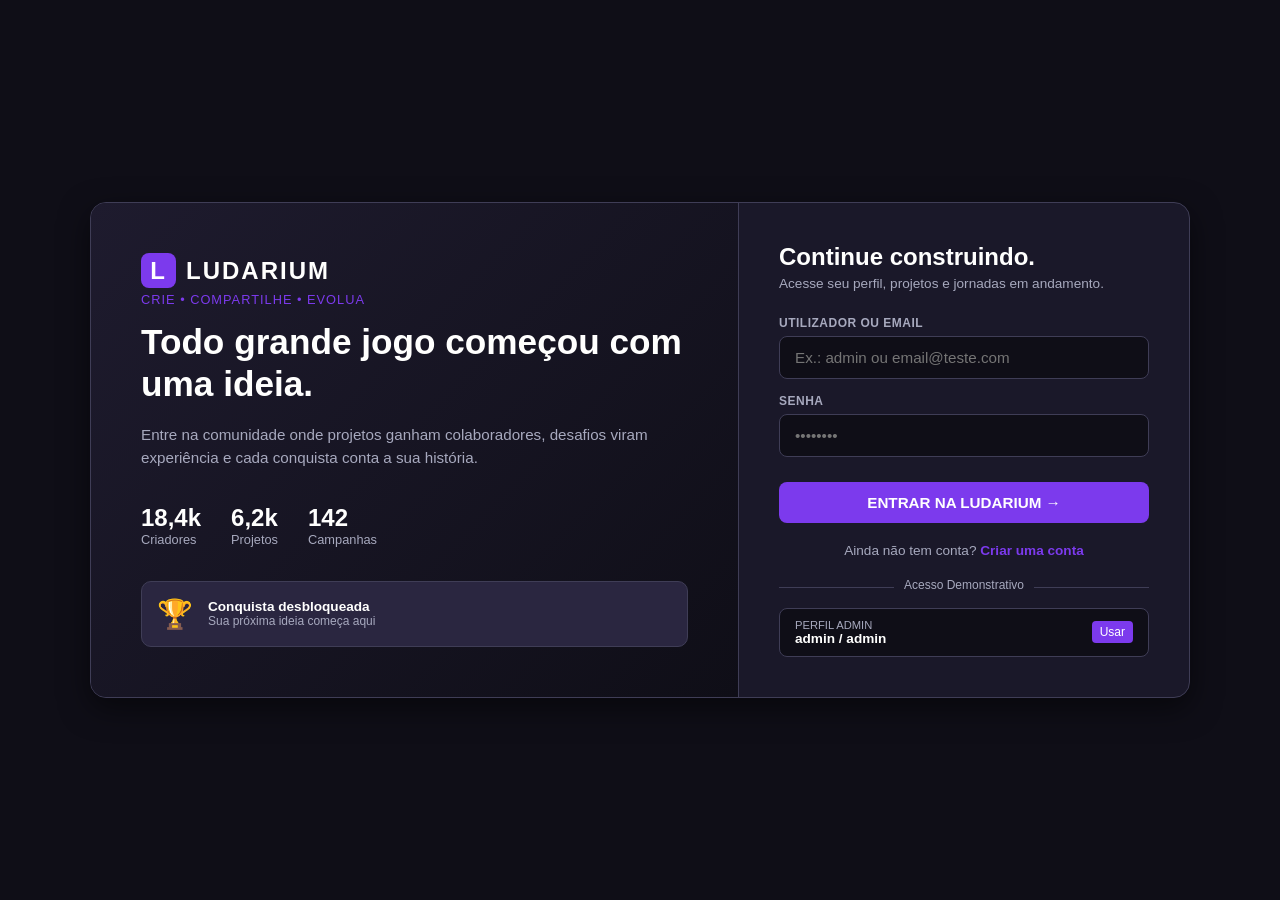
<file: services/index.html>
<!DOCTYPE html>
<html lang="pt">
<head>
    <meta charset="UTF-8">
    <meta name="viewport" content="width=device-width, initial-scale=1.0">
    <title>Ludarium - Plataforma de Jogos Independentes</title>
    <!-- Importação da folha de estilos separada -->
    <link rel="stylesheet" href="style.css">
</head>
<body onload="verificarSessao()">

    <!-- ==========================================================================
        1. ECRÃ DE LOGIN / REGISTO
        ========================================================================== -->
    <div id="loginScreen">
        <div class="login-container">
            <div class="login-hero">
                <div class="brand-header">
                    <span>L</span>
                    LUDARIUM
                </div>
                <div class="login-tags-top">CRIE • COMPARTILHE • EVOLUA</div>
                <h1>Todo grande jogo começou com uma ideia.</h1>
                <p>Entre na comunidade onde projetos ganham colaboradores, desafios viram experiência e cada conquista conta a sua história.</p>
                
                <!-- Estatísticas da plataforma -->
                <div class="hero-stats">
                    <div class="stat-item">
                        <div class="stat-number">18,4k</div>
                        <div class="stat-label">Criadores</div>
                    </div>
                    <div class="stat-item">
                        <div class="stat-number">6,2k</div>
                        <div class="stat-label">Projetos</div>
                    </div>
                    <div class="stat-item">
                        <div class="stat-number">142</div>
                        <div class="stat-label">Campanhas</div>
                    </div>
                </div>

                <!-- Cartão de Conquista -->
                <div class="conquista-card">
                    <div class="conquista-icon">🏆</div>
                    <div class="conquista-text">
                        <div class="conquista-title">Conquista desbloqueada</div>
                        <div class="conquista-desc">Sua próxima ideia começa aqui</div>
                    </div>
                </div>
            </div>

            <!-- Formulário Dinâmico de Login / Registo à Direita -->
            <div class="login-card">
                <h3 id="formTitle">Continue construindo.</h3>
                <p class="subtitle" id="formSubtitle">Acesse seu perfil, projetos e jornadas em andamento.</p>
                
                <!-- Formulário unificado -->
                <div id="authFormContainer">
                    <!-- Campo extra de Nome de Utilizador (visível apenas no registo) -->
                    <div id="usernameFieldContainer" style="display: none;">
                        <label>NOME DE UTILIZADOR</label>
                        <input type="text" id="regUsername" placeholder="Ex.: dev_indie">
                    </div>

                    <label id="labelUserEmail">UTILIZADOR OU EMAIL</label>
                    <input type="text" id="loginUser" placeholder="Ex.: admin ou email@teste.com">
                    
                    <label>SENHA</label>
                    <input type="password" id="loginPass" placeholder="••••••••">
                    
                    <!-- Área para sugestões caso o utilizador já exista -->
                    <div id="suggestionsBox" class="suggestions-box" style="display: none;">
                        <p class="suggestions-title">⚠️ Este utilizador já existe. Sugestões disponíveis:</p>
                        <div id="suggestionsList" class="suggestions-list"></div>
                    </div>

                    <!-- Botão principal que muda dinamicamente de função -->
                    <button class="btn-primary" id="authBtnAction" onclick="executarAcaoAuth()">ENTRAR NA LUDARIUM →</button>
                </div>

                <!-- Alternador entre Entrar e Criar Conta -->
                <div class="auth-toggle-box">
                    <span id="toggleText">Ainda não tem conta?</span>
                    <a href="#" id="toggleLink" onclick="alternarModoAuth(event)">Criar uma conta</a>
                </div>

                <div class="demo-divider"><span>Acesso Demonstrativo</span></div>

                <div class="demo-profile-box">
                    <div>
                        <div style="font-size: 0.7rem; color: var(--text-muted);">PERFIL ADMIN</div>
                        <div class="profile-name">admin / admin</div>
                    </div>
                    <button onclick="preencherAdminDemo()" style="background: var(--accent); border: none; color: #fff; padding: 4px 8px; border-radius: 4px; font-size: 0.75rem; cursor: pointer;">Usar</button>
                </div>
            </div>
        </div>
    </div>

    <!-- ==========================================================================
        2. ECRÃ HOME / DASHBOARD
        ========================================================================== -->
    <div id="homeScreen" style="display: none;">
        <nav class="navbar">
            <div class="nav-brand">
                <span>L</span> LUDARIUM
            </div>
            <div class="nav-links">
                <a href="#" class="active">Explorar</a>
                <a href="#">Comunidade</a>
                <a href="#">Campanhas</a>
            </div>
            <div class="nav-actions">
    <!-- Bloco do Perfil do Utilizador (Avatar + Username) -->
    <div id="navUserProfile" style="display: flex; align-items: center; gap: 10px; margin-right: 15px; background: rgba(124, 58, 237, 0.1); border: 1px solid rgba(124, 58, 237, 0.3); padding: 5px 12px; border-radius: 20px;">
        <div id="navUserAvatar" style="width: 32px; height: 32px; border-radius: 50%; background: #7c3aed; color: #fff; display: flex; align-items: center; justify-content: center; font-weight: bold; font-size: 0.9rem; overflow: hidden;">
            <!-- Inicial ou foto de perfil -->
        </div>
        <span id="navUsername" style="color: #d8b4fe; font-weight: 500; font-size: 0.95rem;"></span>
    </div>

    <button class="btn-novo-projeto" onclick="abrirModalProjeto()">
        <span>+</span> Novo projeto
    </button>
    <button class="btn-logout" onclick="fazerLogout()">Sair</button>
</div>
        </nav>

        <div class="main-content">
            <!-- PAINEL DE PESQUISA DE UTILIZADORES (Exclusivo para Administradores) -->
            <div id="adminSearchBox" style="display: none; background: #1a1829; border: 1px solid #7c3aed; padding: 20px; border-radius: 12px; margin-bottom: 25px;">
                <h3 style="margin-top: 0; color: #d8b4fe; font-size: 1rem; margin-bottom: 12px;">🔍 Painel de Moderação: Buscar Utilizador</h3>
                <div style="display: flex; gap: 10px;">
                    <input type="text" id="adminSearchInput" placeholder="Digite o username ou email do utilizador..." style="flex: 1; padding: 10px; background: #0f0e17; border: 1px solid #3f3d56; color: #fff; border-radius: 6px; outline: none;">
                    <button onclick="pesquisarUtilizadorAdmin()" style="background: #7c3aed; color: #fff; border: none; padding: 10px 20px; border-radius: 6px; cursor: pointer; font-weight: bold;">Pesquisar</button>
                </div>
                <div id="adminSearchResult" style="margin-top: 15px; font-size: 0.9rem; color: #fff;"></div>
            </div>

            <!-- CAIXA DE MENSAGENS PRIVADAS DA ADMINISTRAÇÃO -->
            <div id="userMessagesBox" style="background: #1e1b2e; border: 1px solid #4c1d95; padding: 15px 20px; border-radius: 8px; margin-bottom: 25px; color: #fff;">
                <h4 style="margin-top: 0; color: #d8b4fe; font-size: 0.95rem;">📬 Avisos e Mensagens Privadas da Administração</h4>
                <div id="myMessagesList" style="font-size: 0.9rem; color: #e5e7eb;">
                    <span style="color: #9ca3af;">A carregar mensagens...</span>
                </div>
            </div>

            <h2 class="section-title">Projetos em alta</h2>
            
            <!-- Grelha onde os projetos da Base de Dados serão renderizados -->
            <div id="projectsGrid" class="projects-grid">
                <!-- Conteúdo carregado dinamicamente via JavaScript -->
            </div>

            <!-- Sandbox para executar o jogo em iframe com controlos flutuantes -->
            <div id="sandboxContainer">
                <div class="sandbox-wrapper" id="sandboxWrapper">
                    <iframe id="gameIframe" src=""></iframe>
                    
                    <!-- Controlos flutuantes -->
                    <div class="sandbox-controls">
                        <div class="sandbox-top-bar">
                            <div class="sandbox-title" id="gameTitleActive">Executando Jogo</div>
                            <div class="sandbox-window-btns">
                                <button class="win-btn" onclick="minimizarSandbox()" title="Minimizar">🗕</button>
                                <button class="win-btn" onclick="expandirSandbox()" title="Expandir (Ecrã Inteiro)">🗖</button>
                                <button class="win-btn" onclick="fecharSandbox()" title="Fechar">✕</button>
                            </div>
                        </div>

                        <!-- Controlo de volume -->
                        <div class="sandbox-footer-bar">
                            <div class="volume-control-wrapper">
                                <span class="volume-icon" id="volIcon" onclick="mutarAudio()">🔊</span>
                                <input type="range" min="0" max="1" step="0.05" value="1" class="volume-slider" id="volSlider" oninput="ajustarVolume(this.value)">
                            </div>
                        </div>
                    </div>
                </div>
            </div>
        </div>
    </div>

    <!-- ==========================================================================
        3. MODAL DE NOVO PROJETO
        ========================================================================== -->
    <div id="modalProjeto" class="modal-overlay">
        <div class="modal-content">
            <div class="modal-header">
                <div>
                    <span class="modal-tag">NOVO PROJETO</span>
                    <h2>Compartilhe o que você está criando</h2>
                </div>
                <button class="close-modal-btn" onclick="fecharModalProjeto()">&times;</button>
            </div>

            <form id="projectForm" onsubmit="enviarNovoProjeto(event)">
                <label>Nome do projeto *</label>
                <input type="text" id="projTitle" placeholder="Ex.: Tiny Alchemist" required>

                <label>Descrição curta *</label>
                <textarea id="projDesc" rows="3" placeholder="Conte em poucas linhas o que torna sua ideia especial." required></textarea>

                <div class="form-grid-2">
                    <div>
                        <label>Ficheiro .ZIP do Jogo (Build Web) *</label>
                        <input type="file" id="projZip" accept=".zip" required>
                    </div>
                    <div>
                        <label>Banner / Imagem de Capa (Poster)</label>
                        <input type="file" id="projPoster" accept="image/*">
                    </div>
                </div>

                <div class="form-grid-2" style="margin-top: 10px;">
                    <div>
                        <label>Tags (separadas por vírgula)</label>
                        <input type="text" id="projTags" value="unity, 2d, indie">
                    </div>
                    <div>
                        <label>Progresso (%)</label>
                        <input type="number" id="projProgress" value="80" min="0" max="100">
                    </div>
                </div>

                <div class="checkbox-wrapper">
                    <input type="checkbox" id="projExecutavel" value="1" checked>
                    <label for="projExecutavel" style="margin-top: 0; cursor: pointer;">Pode ser executado no navegador (gerar build em sandbox)</label>
                </div>

                <button type="submit" class="btn-primary">Enviar para análise e publicação</button>
            </form>
        </div>
    </div>

    <!-- ==========================================================================
        4. MODAL DE EDITAR PROJETO
        ========================================================================== -->
    <div id="modalEditarProjeto" class="modal-overlay">
        <div class="modal-content">
            <div class="modal-header">
                <div>
                    <span class="modal-tag">EDITAR PROJETO</span>
                    <h2>Atualize as informações do seu jogo</h2>
                </div>
                <button class="close-modal-btn" onclick="fecharModalEditar()">&times;</button>
            </div>

            <form id="editProjectForm" onsubmit="salvarEdicaoProjeto(event)">
                <input type="hidden" id="editProjId">

                <label>Nome do projeto *</label>
                <input type="text" id="editProjTitle" required>

                <label>Descrição curta *</label>
                <textarea id="editProjDesc" rows="3" required></textarea>

                <div class="form-grid-2">
                    <div>
                        <label>Tags (separadas por vírgula)</label>
                        <input type="text" id="editProjTags">
                    </div>
                    <div>
                        <label>Progresso (%)</label>
                        <input type="number" id="editProjProgress" min="0" max="100">
                    </div>
                </div>

                <button type="submit" class="btn-primary">Guardar Alterações</button>
            </form>
        </div>
    </div>

    <!-- ==========================================================================
        5. MODAL DE ENVIO DE MENSAGEM DO ADMIN
        ========================================================================== -->
    <div id="adminMessageModal" class="modal-overlay" style="display: none; align-items: center; justify-content: center;">
        <div class="modal-content" style="max-width: 450px;">
            <div class="modal-header">
                <div>
                    <span class="modal-tag">MODERAÇÃO ADMIN</span>
                    <h2>Enviar Mensagem Privada</h2>
                </div>
                <button class="close-modal-btn" onclick="closeAdminMessageModal()">&times;</button>
            </div>
            <p style="font-size: 0.9rem; color: #aaa; margin-bottom: 15px;">Destinatário: <strong id="modalRecipientUser" style="color: #a855f7;"></strong></p>
            <textarea id="adminMessageText" rows="4" placeholder="Escreva a mensagem de aviso ou feedback..." style="width: 100%; margin-bottom: 15px; padding: 10px; background: #1e1b2e; border: 1px solid #4c1d95; color: #fff; border-radius: 6px; resize: none;"></textarea>
            <div style="display: flex; gap: 10px; justify-content: flex-end;">
                <button type="button" onclick="closeAdminMessageModal()" style="background: #4b5563; color: #fff; border: none; padding: 8px 16px; border-radius: 6px; cursor: pointer;">Cancelar</button>
                <button type="button" onclick="submitAdminMessage()" style="background: #7c3aed; color: #fff; border: none; padding: 8px 16px; border-radius: 6px; cursor: pointer; font-weight: bold;">Enviar Mensagem</button>
            </div>
        </div>
    </div>

    <!-- Importação do script JavaScript separado -->
    <script src="script.js"></script>
</body>
</html>
</file>
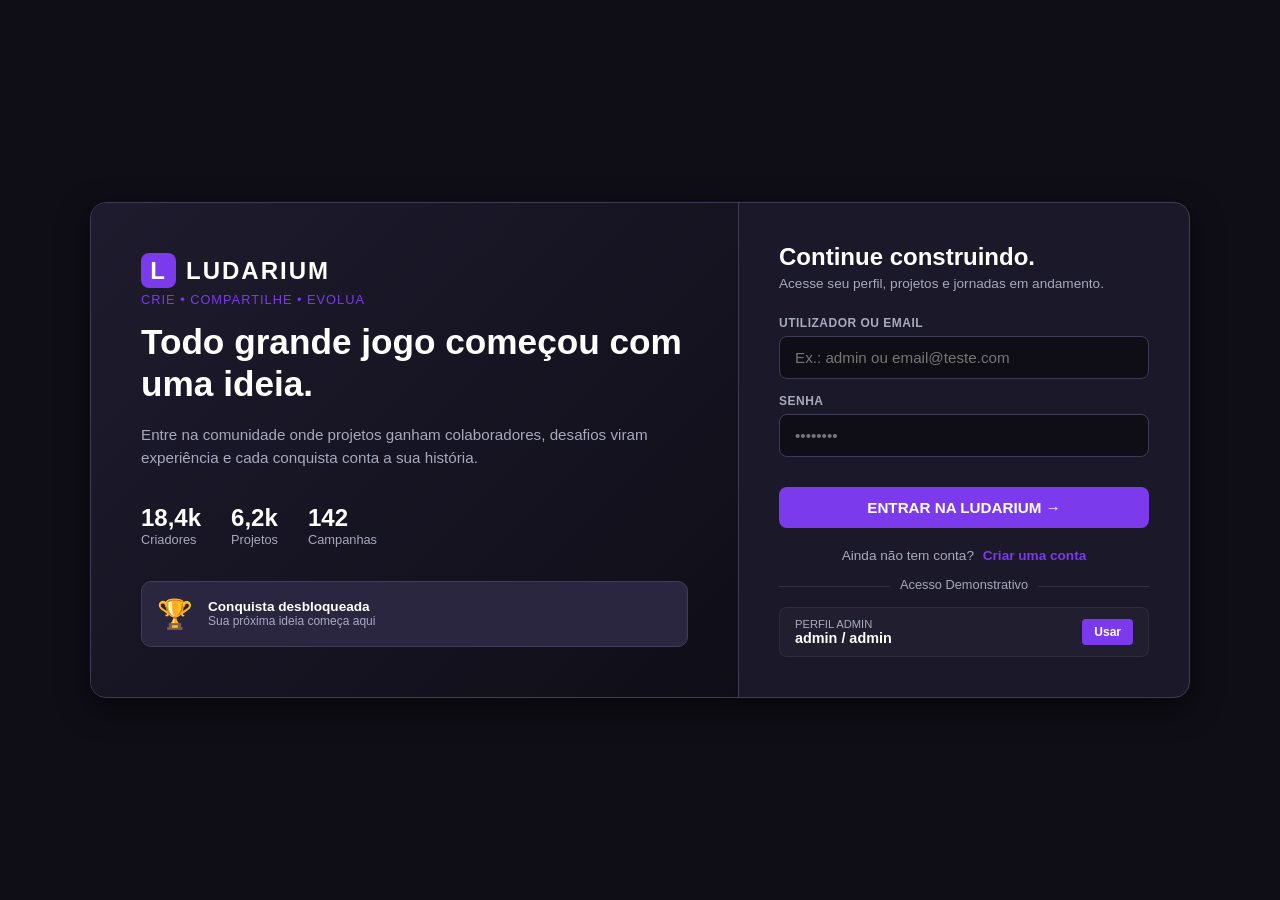
<file: services/project-service/home.frontend/home.html>
<!DOCTYPE html>
<html lang="pt">
<head>
    <meta charset="UTF-8">
    <meta name="viewport" content="width=device-width, initial-scale=1.0">
    <title>Ludarium - Plataforma de Jogos Independentes</title>
    <link rel="stylesheet" href="home.css">
    <style>
        /* Estilo para ocultar elementos exclusivos de admin por padrão */
        .admin-only {
            display: none !important;
        }
    </style>
    <link rel="icon" href="data:,">
</head>
<body onload="verificarSessaoDashboard()">

    <nav class="navbar">
        <div class="nav-brand">
            <span>L</span> LUDARIUM
        </div>
        <ul class="nav-links">
            <li><a href="http://127.0.0.1:8081/frontend/home.html" class="active">Projetos</a></li>
            <li><a href="http://127.0.0.1:8002/frontend/community.html">Comunidade</a></li>
            <li><a href="http://127.0.0.1:8003/frontend/campanhas.html">Campanhas</a></li>
            <li><a href="http://127.0.0.1:8004/frontend/perfil.html">Perfil</a></li>
            <!-- O link deve apontar para /admin-dashboard/admin.html e não /frontend/ -->
            <li id="admin-menu-item" class="admin-only">
                <a href="http://127.0.0.1:8081/admin-dashboard/admin.html" style="color: #f59e0b; font-weight: bold;">⚙️ Painel Admin</a>
            </li>
        </ul>
        <div class="nav-actions">
            <!-- Ícone de Notificações com Dropdown -->
            <div class="nav-notifications" style="position: relative; margin-right: 15px; cursor: pointer; display: flex; align-items: center;" onclick="toggleNotificationsMenu()" title="Notificações">
                <span style="font-size: 1.2rem;">🔔</span>
                <span id="notificationBadge" style="position: absolute; top: -2px; right: -6px; background: #ef4444; color: white; font-size: 0.65rem; padding: 1px 5px; border-radius: 50%; display: none; font-weight: bold;">0</span>
                <div id="notificationsDropdown" style="display: none; position: absolute; right: 0; top: 40px; width: 320px; background: #1a1829; border: 1px solid #7c3aed; border-radius: 8px; padding: 12px; z-index: 1000; box-shadow: 0 4px 15px rgba(0,0,0,0.6);">
                    <h4 style="margin: 0 0 10px 0; font-size: 0.95rem; color: #d8b4fe; border-bottom: 1px solid #3f3d56; padding-bottom: 6px;">Centro de Notificações</h4>
                    <div id="notificationsList" style="max-height: 250px; overflow-y: auto; font-size: 0.85rem; color: #fff;">
                        <span style="color: #9ca3af;">A carregar notificações...</span>
                    </div>
                </div>
            </div>

            <div id="navUserProfile" style="display: flex; align-items: center; gap: 10px; margin-right: 15px; background: rgba(124, 58, 237, 0.1); border: 1px solid rgba(124, 58, 237, 0.3); padding: 5px 12px; border-radius: 20px;">
                <div id="navUserAvatar" style="width: 32px; height: 32px; border-radius: 50%; background: #7c3aed; color: #fff; display: flex; align-items: center; justify-content: center; font-weight: bold; font-size: 0.9rem; overflow: hidden;"></div>
                <span id="navUsername" style="color: #d8b4fe; font-weight: 500; font-size: 0.95rem;"></span>
            </div>

            <button class="btn-novo-projeto" onclick="abrirModalProjeto()">
                <span>+</span> Novo projeto
            </button>
            <button class="btn-logout" onclick="fazerLogout()">Sair</button>
        </div>
    </nav>

    <div class="main-content">
        <!-- Barra de Pesquisa Unificada & Painel de Moderação -->
        <div id="adminSearchBox" style="display: none; background: #1a1829; border: 1px solid #7c3aed; padding: 20px; border-radius: 12px; margin-bottom: 25px;">
            <h3 style="margin-top: 0; color: #d8b4fe; font-size: 1rem; margin-bottom: 12px;">🔍 Pesquisa de Projetos & Moderação</h3>
            <div style="display: flex; gap: 10px; flex-wrap: wrap;">
                <input type="text" id="adminSearchInput" placeholder="Digite o nome do projeto (pesquisa instantânea) ou username/email para buscar utilizador..." oninput="filtrarProjetosTexto()" style="flex: 1; min-width: 280px; padding: 10px; background: #0f0e17; border: 1px solid #3f3d56; color: #fff; border-radius: 6px; outline: none; font-size: 0.9rem;">
                <button onclick="pesquisarUtilizadorAdmin()" style="background: #7c3aed; color: #fff; border: none; padding: 10px 20px; border-radius: 6px; cursor: pointer; font-weight: bold; font-size: 0.85rem;">Buscar Utilizador</button>
            </div>
            <div id="adminSearchResult" style="margin-top: 15px; font-size: 0.9rem; color: #fff;"></div>
        </div>

        <div id="userMessagesBox" style="background: #1e1b2e; border: 1px solid #4c1d95; padding: 15px 20px; border-radius: 8px; margin-bottom: 25px; color: #fff;">
            <h4 style="margin-top: 0; color: #d8b4fe; font-size: 0.95rem;">📬 Avisos e Mensagens Privadas da Administração</h4>
            <div id="myMessagesList" style="font-size: 0.9rem; color: #e5e7eb;">
                <span style="color: #9ca3af;">A carregar mensagens...</span>
            </div>
        </div>

        <!-- Secção Reativa: Projetos do Utilizador Sob Inspeção (Aguardando Correção) -->
        <div id="userInspectionAlertBox" style="background: rgba(245, 158, 11, 0.08); border: 1px solid rgba(245, 158, 11, 0.3); border-radius: 12px; padding: 20px; margin-bottom: 25px; display: none;">
            <h3 style="color: #f59e0b; margin-top: 0; font-size: 1.1rem; display: flex; align-items: center; gap: 8px;">
                ⏳ Os seus projetos sob inspeção (Aguardando Correção)
            </h3>
            <p style="font-size: 0.85rem; color: #d8b4fe; margin-bottom: 15px;">Estes projetos foram sinalizados pela administração. Corrija os pontos indicados para reativá-los:</p>
            <div id="userInspectionProjectsList" style="display: flex; flex-direction: column; gap: 10px;">
                <!-- Injetado dinamicamente via JS -->
            </div>
        </div>

        <!-- Filtros Rápidos por Tags -->
        <div class="filters-container" style="display: flex; gap: 15px; margin-bottom: 25px; align-items: center; flex-wrap: wrap; background: #1a1829; padding: 15px; border-radius: 12px; border: 1px solid #7c3aed;">
            <span style="color: #d8b4fe; font-size: 0.9rem; font-weight: bold;">Filtros por Tags:</span>
            <div id="tagsFilterList" style="display: flex; gap: 8px; flex-wrap: wrap;">
                <button onclick="filtrarPorTag('')" style="background: #7c3aed; color: #fff; border: none; padding: 8px 14px; border-radius: 6px; cursor: pointer; font-size: 0.85rem; font-weight: bold;">Todos</button>
                <button onclick="filtrarPorTag('unity')" style="background: #0f0e17; border: 1px solid #3f3d56; color: #d8b4fe; padding: 8px 14px; border-radius: 6px; cursor: pointer; font-size: 0.85rem;">Unity</button>
                <button onclick="filtrarPorTag('godot')" style="background: #0f0e17; border: 1px solid #3f3d56; color: #d8b4fe; padding: 8px 14px; border-radius: 6px; cursor: pointer; font-size: 0.85rem;">Godot</button>
                <button onclick="filtrarPorTag('2d')" style="background: #0f0e17; border: 1px solid #3f3d56; color: #d8b4fe; padding: 8px 14px; border-radius: 6px; cursor: pointer; font-size: 0.85rem;">2D</button>
                <button onclick="filtrarPorTag('pixel art')" style="background: #0f0e17; border: 1px solid #3f3d56; color: #d8b4fe; padding: 8px 14px; border-radius: 6px; cursor: pointer; font-size: 0.85rem;">Pixel Art</button>
            </div>
        </div>

        <!-- Secção de Tabela de Líderes (Leaderboard) -->
        <div class="leaderboard-container" style="background: #1a1829; border: 1px solid #7c3aed; padding: 20px; border-radius: 12px; margin-bottom: 25px;">
            <h3 style="margin-top: 0; color: #d8b4fe; font-size: 1.1rem; margin-bottom: 15px; display: flex; align-items: center; gap: 8px;">
                🏆 Top Testadores & Criadores (Leaderboard XP)
            </h3>
            <div id="leaderboardList" style="display: flex; flex-direction: column; gap: 8px;">
                <span style="color: #9ca3af; font-size: 0.9rem;">A carregar ranking de XP...</span>
            </div>
        </div>

        <h2 class="section-title">Projetos em alta</h2>
        
        <div id="projectsGrid" class="projects-grid"></div>

        <div id="sandboxContainer">
            <div class="sandbox-wrapper" id="sandboxWrapper">
                <iframe id="gameIframe" src=""></iframe>
                <div class="sandbox-controls">
                    <div class="sandbox-top-bar">
                        <div class="sandbox-title" id="gameTitleActive">Executando Jogo</div>
                        <div class="sandbox-window-btns">
                            <button class="win-btn" onclick="minimizarSandbox()" title="Minimizar">🗕</button>
                            <button class="win-btn" onclick="expandirSandbox()" title="Expandir (Ecrã Inteiro)">🗖</button>
                            <button class="win-btn" onclick="fecharSandbox()" title="Fechar">✕</button>
                        </div>
                    </div>
                    <div class="sandbox-footer-bar">
                        <div class="volume-control-wrapper">
                            <span class="volume-icon" id="volIcon" onclick="mutarAudio()">🔊</span>
                            <input type="range" min="0" max="1" step="0.05" value="1" class="volume-slider" id="volSlider" oninput="ajustarVolume(this.value)">
                        </div>
                    </div>
                </div>
            </div>
        </div>
    </div>

    <!-- MODAL DE NOVO PROJETO -->
    <div id="modalProjeto" class="modal-overlay">
        <div class="modal-content" style="max-height: 85vh; overflow-y: auto;">
            <div class="modal-header">
                <div>
                    <span class="modal-tag">NOVO PROJETO</span>
                    <h2>Compartilhe o que você está criando</h2>
                </div>
                <button class="close-modal-btn" onclick="fecharModalProjeto()">&times;</button>
            </div>
            <form id="projectForm" onsubmit="enviarNovoProjeto(event)">
                <label>Nome do projeto *</label>
                <input type="text" id="projTitle" placeholder="Ex.: Tiny Alchemist" required>
                
                <label>Descrição curta *</label>
                <textarea id="projDesc" rows="3" placeholder="Conte em poucas linhas o que torna sua ideia especial." required></textarea>
                
                <div class="form-grid-2">
                    <div>
                        <label>Ficheiro .ZIP do Jogo (Build Web) *</label>
                        <input type="file" id="projZip" accept=".zip" required>
                    </div>
                    <div>
                        <label>Banner / Imagem de Capa (Poster)</label>
                        <input type="file" id="projPoster" accept="image/*">
                    </div>
                </div>
                
                <div class="form-grid-2" style="margin-top: 10px;">
                    <div>
                        <label>Tags (separadas por vírgula)</label>
                        <input type="text" id="projTags" value="unity, 2d, indie">
                    </div>
                    <div>
                        <label>Progresso (%)</label>
                        <input type="number" id="projProgress" value="80" min="0" max="100">
                    </div>
                </div>

                <div style="margin-top: 12px; margin-bottom: 10px;">
                    <label style="display: block; color: #d8b4fe; font-size: 0.85rem; margin-bottom: 5px;">Vincular a Game Jam / Campanha (Opcional)</label>
                    <select id="projCampaignSelect" style="width: 100%; padding: 10px; background: #0f0e17; border: 1px solid #3f3d56; color: #fff; border-radius: 6px;">
                        <option value="">Nenhuma (Projeto Independente Geral)</option>
                    </select>
                </div>

                <div style="margin-top: 10px; margin-bottom: 15px; background: #0f0e17; padding: 12px; border-radius: 8px; border: 1px solid #3f3d56;">
                    <label style="display: block; color: #d8b4fe; font-size: 0.85rem; margin-bottom: 6px;">👥 Integrantes da Equipe (Pesquisar e Adicionar)</label>
                    <div style="display: flex; gap: 8px; margin-bottom: 8px;">
                        <input type="text" id="memberSearchInput" placeholder="Digite o username do utilizador..." style="flex: 1; padding: 8px; background: #1a1829; border: 1px solid #3f3d56; color: #fff; border-radius: 6px; outline: none; font-size: 0.85rem;">
                        <button type="button" onclick="pesquisarMembroEquipe()" style="background: #7c3aed; color: #fff; border: none; padding: 8px 14px; border-radius: 6px; cursor: pointer; font-weight: bold; font-size: 0.85rem;">Pesquisar</button>
                    </div>
                    <div id="memberSearchResult" style="font-size: 0.85rem; margin-bottom: 8px; color: #a855f7;"></div>
                    <div id="selectedTeamList" style="display: flex; flex-wrap: wrap; gap: 6px;">
                        <span style="color: #9ca3af; font-size: 0.8rem;">Nenhum integrante adicionado ainda.</span>
                    </div>
                    <input type="hidden" id="projMembersField" name="members" value="">
                </div>

                <div class="checkbox-wrapper">
                    <input type="checkbox" id="projExecutavel" value="1" checked>
                    <label for="projExecutavel" style="margin-top: 0; cursor: pointer;">Pode ser executado no navegador (gerar build em sandbox)</label>
                </div>
                
                <button type="submit" class="btn-primary" style="margin-top: 15px;">Enviar para análise e publicação</button>
            </form>
        </div>
    </div>

    <!-- MODAL DE EDITAR PROJETO -->
    <div id="modalEditarProjeto" class="modal-overlay">
        <div class="modal-content" style="max-height: 85vh; overflow-y: auto;">
            <div class="modal-header">
                <div>
                    <span class="modal-tag">EDITAR PROJETO</span>
                    <h2>Atualize as informações do seu jogo</h2>
                </div>
                <button class="close-modal-btn" onclick="fecharModalEditar()">&times;</button>
            </div>
            <form id="editProjectForm" onsubmit="salvarEdicaoProjeto(event)">
                <input type="hidden" id="editProjId">
                
                <label>Nome do projeto *</label>
                <input type="text" id="editProjTitle" required>
                
                <label>Descrição curta *</label>
                <textarea id="editProjDesc" rows="3" required></textarea>
                
                <div class="form-grid-2">
                    <div>
                        <label>Tags (separadas por vírgula)</label>
                        <input type="text" id="editProjTags">
                    </div>
                    <div>
                        <label>Progresso (%)</label>
                        <input type="number" id="editProjProgress" min="0" max="100">
                    </div>
                </div>

                <div style="margin-top: 12px; margin-bottom: 10px;">
                    <label style="display: block; color: #d8b4fe; font-size: 0.85rem; margin-bottom: 5px;">Vincular a Game Jam / Campanha</label>
                    <select id="editProjCampaignSelect" style="width: 100%; padding: 10px; background: #0f0e17; border: 1px solid #3f3d56; color: #fff; border-radius: 6px;">
                        <option value="">Nenhuma (Projeto Independente Geral)</option>
                    </select>
                </div>

                <!-- CAIXA DE RESPOSTA DA INSPEÇÃO (Visível apenas se o projeto estiver sob inspeção) -->
                <div id="editInspectionReplyContainer" style="display: none; margin-top: 15px; margin-bottom: 15px; background: rgba(245, 158, 11, 0.08); border: 1px solid #f59e0b; padding: 15px; border-radius: 8px;">
                    <label style="display: block; color: #f59e0b; font-size: 0.9rem; margin-bottom: 5px; font-weight: bold;">⏳ Projeto Sob Inspeção - Resposta para o Inspetor</label>
                    <p style="font-size: 0.8rem; color: #d8b4fe; margin-bottom: 10px;">Descreva as correções efetuadas para que o administrador possa reavaliar e reativar o seu projeto:</p>
                    <textarea id="editInspectionReply" rows="3" placeholder="Escreva aqui a sua resposta/correção..." style="width: 100%; padding: 10px; background: #0f0e17; border: 1px solid #3f3d56; color: #fff; border-radius: 6px; resize: none; font-size: 0.85rem;"></textarea>
                </div>

                <div style="margin-top: 10px; margin-bottom: 15px; background: #0f0e17; padding: 12px; border-radius: 8px; border: 1px solid #3f3d56;">
                    <label style="display: block; color: #d8b4fe; font-size: 0.85rem; margin-bottom: 6px;">👥 Integrantes da Equipe (Gerir Colaboradores)</label>
                    <div style="display: flex; gap: 8px; margin-bottom: 8px;">
                        <input type="text" id="editMemberSearchInput" placeholder="Digite o username..." style="flex: 1; padding: 8px; background: #1a1829; border: 1px solid #3f3d56; color: #fff; border-radius: 6px; outline: none; font-size: 0.85rem;">
                        <button type="button" onclick="pesquisarMembroEquipeEdicao()" style="background: #7c3aed; color: #fff; border: none; padding: 8px 14px; border-radius: 6px; cursor: pointer; font-weight: bold; font-size: 0.85rem;">Pesquisar</button>
                    </div>
                    <div id="editMemberSearchResult" style="font-size: 0.85rem; margin-bottom: 8px; color: #a855f7;"></div>
                    <div id="editSelectedTeamList" style="display: flex; flex-wrap: wrap; gap: 6px;">
                        <span style="color: #9ca3af; font-size: 0.8rem;">Nenhum integrante adicionado.</span>
                    </div>
                    <input type="hidden" id="editProjMembersField" name="members" value="">
                </div>

                <button type="submit" class="btn-primary" style="margin-top: 15px;">Guardar Alterações</button>
            </form>
        </div>
    </div>

    <!-- MODAL DE MENSAGEM DO ADMIN -->
    <div id="adminMessageModal" class="modal-overlay" style="display: none; align-items: center; justify-content: center;">
        <div class="modal-content" style="max-width: 450px;">
            <div class="modal-header">
                <div>
                    <span class="modal-tag">MODERAÇÃO ADMIN</span>
                    <h2>Enviar Mensagem Privada</h2>
                </div>
                <button class="close-modal-btn" onclick="closeAdminMessageModal()">&times;</button>
            </div>
            <p style="font-size: 0.9rem; color: #aaa; margin-bottom: 15px;">Destinatário: <strong id="modalRecipientUser" style="color: #a855f7;"></strong></p>
            <textarea id="adminMessageText" rows="4" placeholder="Escreva a mensagem de aviso ou feedback..." style="width: 100%; margin-bottom: 15px; padding: 10px; background: #1e1b2e; border: 1px solid #4c1d95; color: #fff; border-radius: 6px; resize: none;"></textarea>
            <div style="display: flex; gap: 10px; justify-content: flex-end;">
                <button type="button" onclick="closeAdminMessageModal()" style="background: #4b5563; color: #fff; border: none; padding: 8px 16px; border-radius: 6px; cursor: pointer;">Cancelar</button>
                <button type="button" onclick="submitAdminMessage()" style="background: #7c3aed; color: #fff; border: none; padding: 8px 16px; border-radius: 6px; cursor: pointer; font-weight: bold;">Enviar Mensagem</button>
            </div>
        </div>
    </div>

    <!-- MODAL DE FEEDBACK PÓS-JOGO -->
    <div id="modal-feedback-jogo" class="modal-overlay" style="display: none; align-items: center; justify-content: center;">
        <div class="modal-content" style="max-width: 450px; background: #161525; border: 1px solid #7c3aed; border-radius: 12px; padding: 25px;">
            <div class="modal-header" style="display: flex; justify-content: space-between; align-items: center; margin-bottom: 15px;">
                <div>
                    <span class="modal-tag" style="color: #a855f7; font-size: 0.8rem; font-weight: bold;">TESTE DE JOGO</span>
                    <h2 style="color: #fff; font-size: 1.2rem; margin-top: 5px;">O que achou do jogo?</h2>
                </div>
                <button class="close-modal-btn" onclick="fecharModalFeedbackSemXP()" style="background: none; border: none; color: #aaa; font-size: 1.5rem; cursor: pointer;">&times;</button>
            </div>
            <p style="font-size: 0.9rem; color: #d8b4fe; margin-bottom: 20px;">Deixe o seu feedback construtivo para ajudar o criador e ganhe <strong>+75 XP</strong>!</p>
            
            <form id="form-feedback-jogo">
                <input type="hidden" id="feedback-project-id">
                
                <label style="display: block; color: #fff; font-size: 0.85rem; margin-bottom: 5px;">Classificação (1 a 5 estrelas):</label>
                <select id="nota-jogo" required style="width: 100%; padding: 10px; background: #0f0e17; border: 1px solid #3f3d56; color: #fff; border-radius: 6px; margin-bottom: 15px;">
                    <option value="5">⭐⭐⭐⭐⭐ Excelente</option>
                    <option value="4">⭐⭐⭐⭐ Muito Bom</option>
                    <option value="3">⭐⭐⭐ Bom</option>
                    <option value="2">⭐⭐ Regular</option>
                    <option value="1">⭐ Precisa de Melhorar</option>
                </select>

                <label style="display: block; color: #fff; font-size: 0.85rem; margin-bottom: 5px;">Comentário / Sugestão:</label>
                <textarea id="comentario-jogo" rows="3" placeholder="Escreva o seu feedback aqui..." required style="width: 100%; padding: 10px; background: #0f0e17; border: 1px solid #3f3d56; color: #fff; border-radius: 6px; resize: none; margin-bottom: 20px;"></textarea>

                <div style="display: flex; flex-direction: column; gap: 10px;">
                    <button type="submit" class="btn-primary" style="background: #7c3aed; color: #fff; border: none; padding: 12px; border-radius: 6px; cursor: pointer; font-weight: bold;">Enviar Feedback e Ganhar +75 XP 🎉</button>
                    <button type="button" class="btn-secondary" onclick="fecharModalFeedbackSemXP()" style="background: transparent; color: #9ca3af; border: none; padding: 8px; cursor: pointer; font-size: 0.9rem;">Fechar sem avaliar</button>
                </div>
            </form>
        </div>
    </div>

    <!-- Scripts da Aplicação -->
    <script src="home.js"></script>
    <script>
        // Função de verificação e carregamento assíncrono independente para evitar travamentos
        async function verificarSessaoDashboard() {
            const token = obterToken();
            if (!token) return;

            // Executa os carregamentos de forma independente para que falhas pontuais não bloqueiem a home
            atualizarPerfilMenu(token).catch(e => console.warn('Perfil indisponível', e));
            carregarProjetosHome().catch(e => console.error('Erro ao carregar projetos:', e));
            carregarMensagensPrivadas().catch(e => console.warn('Mensagens indisponíveis', e));
            carregarProjetosSobInspecaoUsuario().catch(e => console.warn('Inspeções indisponíveis', e));
            verificarPermissoesAdmin().catch(e => console.warn('Permissões admin indisponíveis', e));
            carregarNotificacoes().catch(e => console.warn('Notificações indisponíveis', e));
            carregarCampanhasNoSelect().catch(e => console.warn('Campanhas indisponíveis', e));
            carregarLeaderboard().catch(e => console.warn('Leaderboard indisponível', e));
        }
    </script>
</body>
</html>
</file>
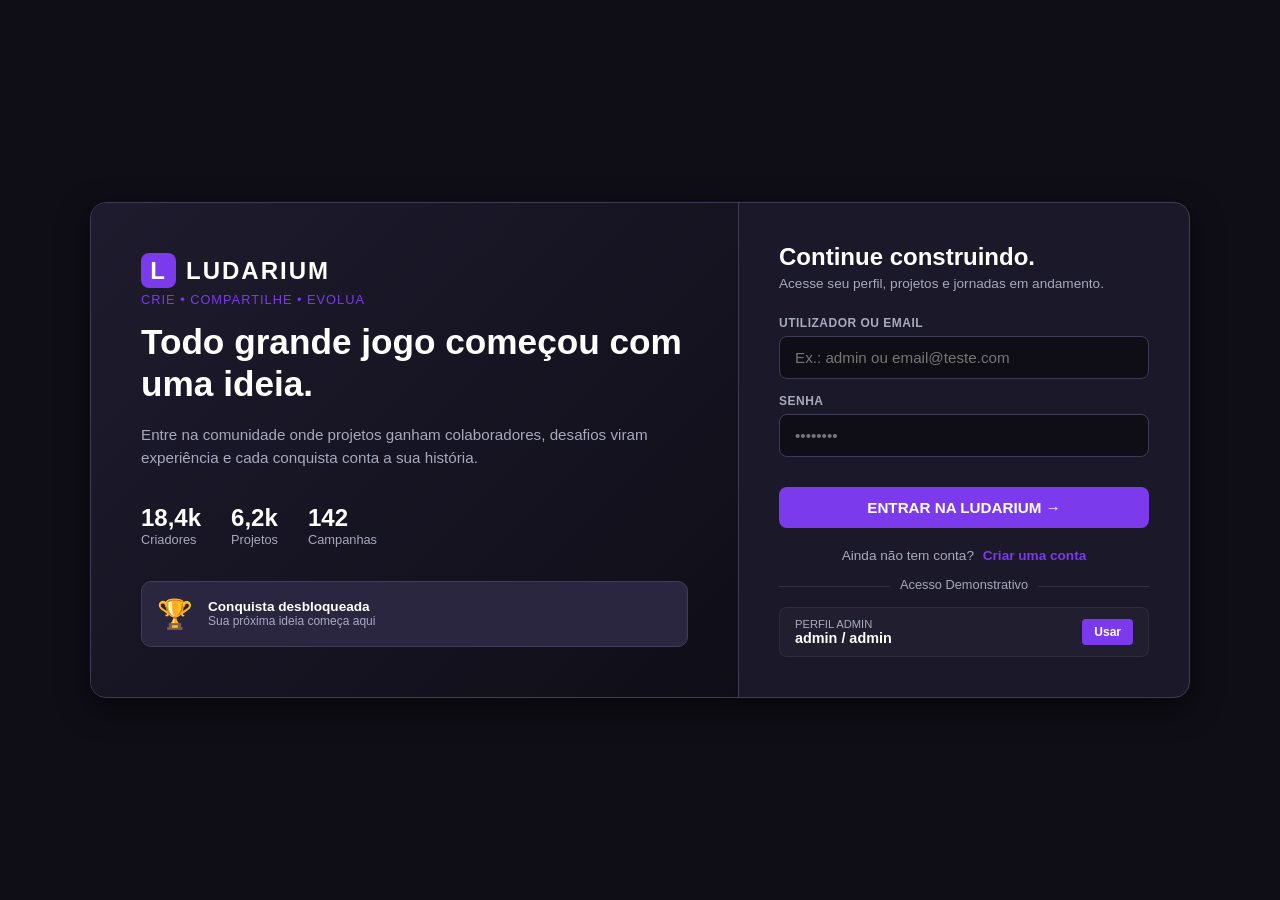
<file: services/project-service/home.frontend/login.html>
<!DOCTYPE html>
<html lang="pt">
<head>
    <meta charset="UTF-8">
    <meta name="viewport" content="width=device-width, initial-scale=1.0">
    <title>Ludarium - Entrar</title>
    <link rel="stylesheet" href="login.css">
</head>
<body>
    <!-- Container global para mensagens Toast flutuantes -->
    <div id="toastContainer" style="position: fixed; bottom: 20px; right: 20px; z-index: 9999; display: flex; flex-direction: column; gap: 10px;"></div>

    <div id="loginScreen">
        <div class="login-container">
            <div class="login-hero">
                <div class="brand-header">
                    <span>L</span>
                    LUDARIUM
                </div>
                <div class="login-tags-top">CRIE • COMPARTILHE • EVOLUA</div>
                <h1>Todo grande jogo começou com uma ideia.</h1>
                <p>Entre na comunidade onde projetos ganham colaboradores, desafios viram experiência e cada conquista conta a sua história.</p>
                
                <div class="hero-stats">
                    <div class="stat-item">
                        <div class="stat-number">18,4k</div>
                        <div class="stat-label">Criadores</div>
                    </div>
                    <div class="stat-item">
                        <div class="stat-number">6,2k</div>
                        <div class="stat-label">Projetos</div>
                    </div>
                    <div class="stat-item">
                        <div class="stat-number">142</div>
                        <div class="stat-label">Campanhas</div>
                    </div>
                </div>

                <div class="conquista-card">
                    <div class="conquista-icon">🏆</div>
                    <div class="conquista-text">
                        <div class="conquista-title">Conquista desbloqueada</div>
                        <div class="conquista-desc">Sua próxima ideia começa aqui</div>
                    </div>
                </div>
            </div>

            <div class="login-card">
                <h3 id="formTitle">Continue construindo.</h3>
                <p class="subtitle" id="formSubtitle">Acesse seu perfil, projetos e jornadas em andamento.</p>
                
                <div id="authFormContainer">
                    <div id="usernameFieldContainer" style="display: none;">
                        <label for="regUsername">NOME DE UTILIZADOR</label>
                        <input type="text" id="regUsername" placeholder="Ex.: dev_indie" autocomplete="username">
                    </div>

                    <label id="labelUserEmail" for="loginUser">UTILIZADOR OU EMAIL</label>
                    <input type="text" id="loginUser" placeholder="Ex.: admin ou email@teste.com" autocomplete="email">
                    
                    <label for="loginPass">SENHA</label>
                    <input type="password" id="loginPass" placeholder="••••••••" autocomplete="current-password">
                    
                    <div id="suggestionsBox" class="suggestions-box" style="display: none; margin-top: 10px; padding: 10px; background: rgba(124, 58, 237, 0.1); border: 1px solid #7c3aed; border-radius: 6px;">
                        <p class="suggestions-title" style="font-size: 0.85rem; color: #d8b4fe; margin-bottom: 6px;">⚠️ Este utilizador já existe. Sugestões disponíveis:</p>
                        <div id="suggestionsList" class="suggestions-list" style="display: flex; flex-wrap: wrap; gap: 6px;"></div>
                    </div>

                    <button class="btn-primary" id="authBtnAction" onclick="executarAcaoAuth()" style="margin-top: 15px; width: 100%;">ENTRAR NA LUDARIUM →</button>
                </div>

                <div class="auth-toggle-box" style="margin-top: 20px; text-align: center;">
                    <span id="toggleText">Ainda não tem conta?</span>
                    <a href="#" id="toggleLink" onclick="alternarModoAuth(event)" style="color: var(--accent); text-decoration: none; font-weight: bold; margin-left: 5px;">Criar uma conta</a>
                </div>

                <div class="demo-divider" style="margin: 20px 0; text-align: center; border-bottom: 1px solid rgba(255,255,255,0.1); line-height: 0.1em;"><span style="background: var(--bg-card, #1e1b4b); padding: 0 10px; color: var(--text-muted); font-size: 0.8rem;">Acesso Demonstrativo</span></div>

                <div class="demo-profile-box" style="display: flex; justify-content: space-between; align-items: center; background: rgba(255,255,255,0.03); padding: 10px 15px; border-radius: 8px; border: 1px solid rgba(255,255,255,0.06);">
                    <div>
                        <div style="font-size: 0.7rem; color: var(--text-muted);">PERFIL ADMIN</div>
                        <div class="profile-name" style="font-weight: 600; font-size: 0.9rem;">admin / admin</div>
                    </div>
                    <button onclick="preencherAdminDemo()" style="background: var(--accent); border: none; color: #fff; padding: 6px 12px; border-radius: 4px; font-size: 0.75rem; cursor: pointer; font-weight: bold;">Usar</button>
                </div>
            </div>
        </div>
    </div>
    <script src="login.js"></script>
</body>
</html>
</file>
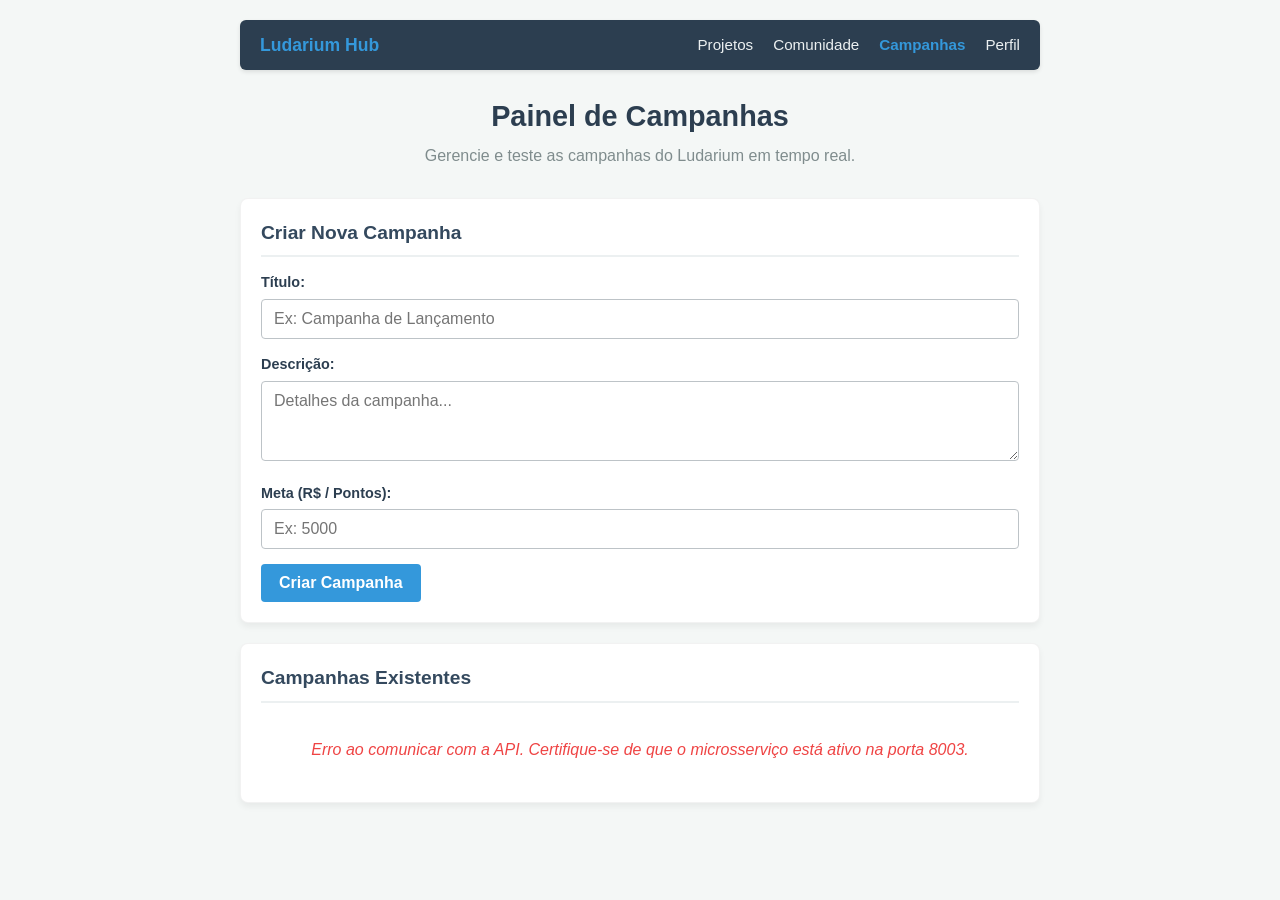
<file: services/servico-de-campanhas/frontend/campanhas.html>
<!DOCTYPE html>
<html lang="pt">
<head>
    <meta charset="UTF-8">
    <meta name="viewport" content="width=device-width, initial-scale=1.0">
    <title>Ludarium - Gestão de Campanhas</title>
    <link rel="stylesheet" href="style.css">
</head>
<body>
    <!-- Barra de Navegação Unificada -->
    <nav class="main-navbar">
        <div class="nav-container">
            <span class="nav-brand">Ludarium Hub</span>
            <ul class="nav-links">
                <li><a href="http://127.0.0.1:8081/frontend/home.html">Projetos</a></li>
                <li><a href="http://127.0.0.1:8002/frontend/community.html">Comunidade</a></li>
                <li><a href="http://127.0.0.1:8003/frontend/campanhas.html" class="active">Campanhas</a></li>
                <li><a href="http://127.0.0.1:8004/frontend/perfil.html">Perfil</a></li>
            </ul>
        </div>
    </nav>

    <div class="container">
        <header>
            <h1>Painel de Campanhas</h1>
            <p>Gerencie e teste as campanhas do Ludarium em tempo real.</p>
        </header>

        <!-- Formulário para Criar Campanha -->
        <section class="card">
            <h2>Criar Nova Campanha</h2>
            <form id="campaign-form">
                <div class="form-group">
                    <label for="title">Título:</label>
                    <input type="text" id="title" required placeholder="Ex: Campanha de Lançamento">
                </div>
                <div class="form-group">
                    <label for="description">Descrição:</label>
                    <textarea id="description" required placeholder="Detalhes da campanha..."></textarea>
                </div>
                <div class="form-group">
                    <label for="goal">Meta (R$ / Pontos):</label>
                    <input type="number" id="goal" required placeholder="Ex: 5000">
                </div>
                <button type="submit" class="btn">Criar Campanha</button>
            </form>
        </section>

        <!-- Lista de Campanhas -->
        <section class="card">
            <h2>Campanhas Existentes</h2>
            <div id="campaigns-list" class="grid-list">
                <p class="loading">A carregar campanhas...</p>
            </div>
        </section>
    </div>

    <script src="script.js"></script>
</body>
</html>
</file>
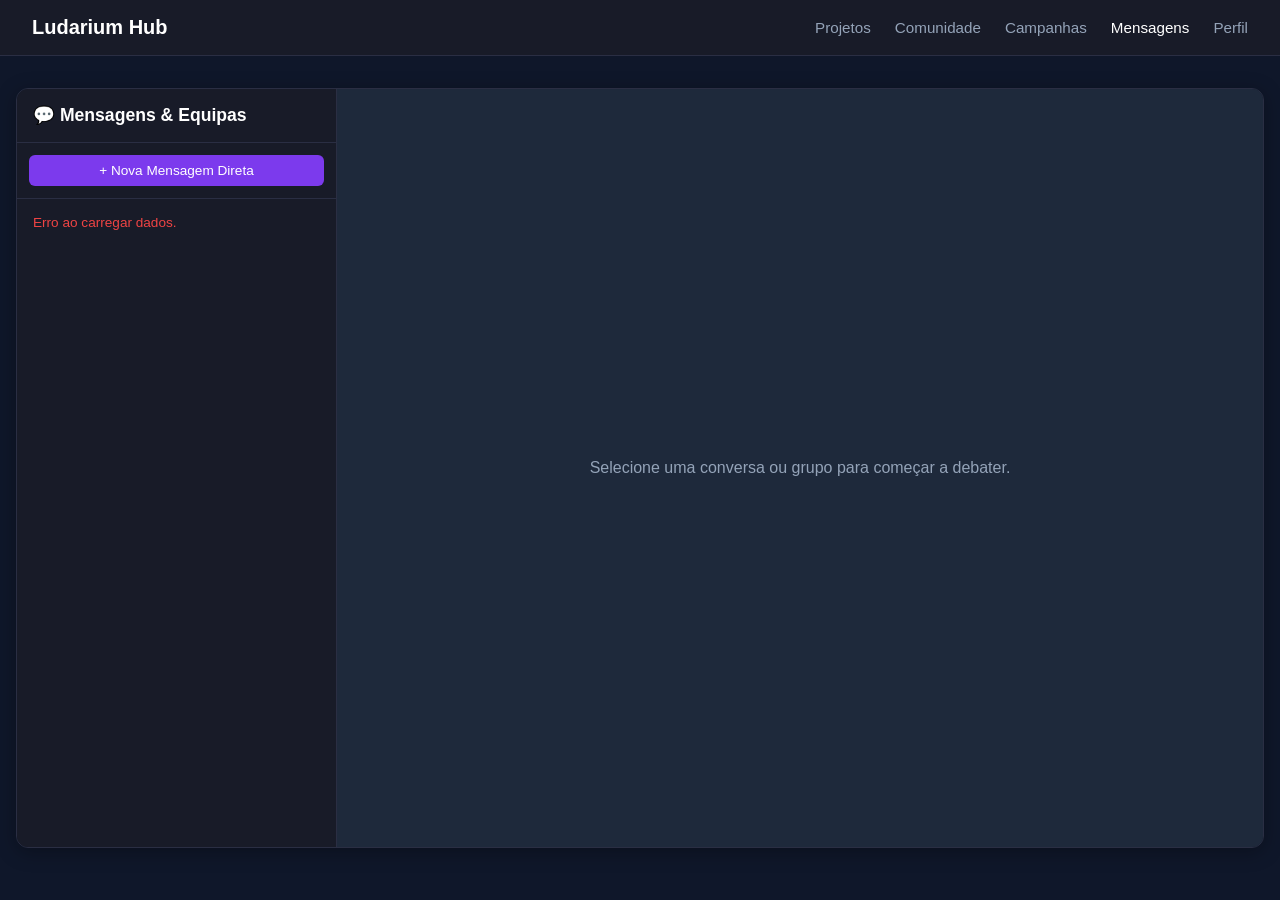
<file: services/servico-de-comunidade/frontend/chat.html>
<!-- Caminho: frontend/chat.html -->
<!DOCTYPE html>
<html lang="pt">
<head>
    <meta charset="UTF-8">
    <meta name="viewport" content="width=device-width, initial-scale=1.0">
    <title>Ludarium - Mensagens e Equipas</title>
    <link rel="stylesheet" href="chat.css">
</head>
<body>
    <header class="main-navbar">
        <div class="nav-container">
            <span class="nav-brand">Ludarium Hub</span>
            <ul class="nav-links">
                <li><a href="http://127.0.0.1:8081/frontend/home.html">Projetos</a></li>
                <li><a href="http://127.0.0.1:8002/frontend/community.html">Comunidade</a></li>
                <li><a href="http://127.0.0.1:8003/frontend/campanhas.html">Campanhas</a></li>
                <li><a href="http://127.0.0.1:8002/frontend/chat.html" class="active">Mensagens</a></li>
                <li><a href="http://127.0.0.1:8004/frontend/perfil.html">Perfil</a></li>
            </ul>
        </div>
    </header>

    <main class="container" style="max-width: 1300px;">
        <div class="chat-layout">
            <!-- Sidebar de Conversas -->
            <div class="chat-sidebar">
                <div class="chat-sidebar-header">
                    <h3 style="color: white; margin: 0; font-size: 1.1rem;">💬 Mensagens & Equipas</h3>
                </div>
                <div style="padding: 0.75rem; border-bottom: 1px solid #2a2e43;">
                    <button class="btn-primary" style="width: 100%; font-size: 0.85rem; padding: 8px;" onclick="abrirModalNovaConversa()">+ Nova Mensagem Direta</button>
                </div>
                <div class="chat-list" id="lista-conversas">
                    <!-- Dinâmico -->
                </div>
            </div>

            <!-- Janela Principal de Chat -->
            <div class="chat-main" id="chat-janela-vazia" style="justify-content: center; align-items: center; color: #94a3b8;">
                <p>Selecione uma conversa ou grupo para começar a debater.</p>
            </div>

            <div class="chat-main" id="chat-janela-ativa" style="display: none;">
                <div class="chat-header" id="chat-titulo-ativo">Nome do Chat</div>
                <div class="chat-messages" id="chat-mensagens-container">
                    <!-- Mensagens -->
                </div>
                <div class="chat-input-area">
                    <input type="text" id="input-mensagem" placeholder="Escreva a sua mensagem..." onkeypress="verificarEnter(event)">
                    <button class="btn-primary" style="background: #7c3aed; padding: 10px 20px; border-radius: 8px; border: none; cursor: pointer;" onclick="enviarMensagemAtual()">Enviar</button>
                </div>
            </div>
        </div>
    </main>

    <!-- Modal Nova Mensagem Direta -->
    <div id="modal-conversa" class="modal" style="display: none; position: fixed; top: 0; left: 0; width: 100%; height: 100%; background: rgba(0,0,0,0.7); justify-content: center; align-items: center; z-index: 1000;">
        <div class="modal-content" style="background: #1e293b; padding: 2rem; border-radius: 12px; width: 400px; border: 1px solid #334155;">
            <span class="close" onclick="fecharModalNovaConversa()" style="float: right; cursor: pointer; font-size: 1.5rem; color: #94a3b8;">&times;</span>
            <h3 style="color: white; margin-top: 0; margin-bottom: 1rem;">Nova Mensagem Direta</h3>
            <form onsubmit="iniciarConversaDireta(event)" style="display: flex; flex-direction: column; gap: 1rem;">
                <input type="email" id="novo-destinatario-email" placeholder="Email do destinatário (ex: user2@ludarium.com)" required style="padding: 10px; border-radius: 6px; border: 1px solid #475569; background: #0f172a; color: white;">
                <textarea id="novo-conteudo-msg" placeholder="Escreva a mensagem..." rows="3" required style="padding: 10px; border-radius: 6px; border: 1px solid #475569; background: #0f172a; color: white; resize: vertical;"></textarea>
                <button type="submit" class="btn-primary" style="background: #7c3aed; color: white; border: none; padding: 10px; border-radius: 6px; cursor: pointer;">Enviar Mensagem</button>
            </form>
        </div>
    </div>

    <!-- Script de Gestão de Tokens do Menu -->
    <script>
        (function() {
            const urlParams = new URLSearchParams(window.location.search);
            const tokenUrl = urlParams.get('token');
            if (tokenUrl) {
                localStorage.setItem('ludarium_token', tokenUrl);
                window.history.replaceState({}, document.title, window.location.pathname);
            }
        })();

        document.addEventListener("DOMContentLoaded", () => {
            const linksMenu = document.querySelectorAll('.nav-links a');
            linksMenu.forEach(link => {
                link.addEventListener('click', (e) => {
                    const token = localStorage.getItem('ludarium_token') || localStorage.getItem('access_token');
                    if (token) {
                        e.preventDefault();
                        try {
                            const urlDestino = new URL(link.href);
                            urlDestino.searchParams.set('token', token);
                            window.location.href = urlDestino.toString();
                        } catch (err) {
                            window.location.href = link.href;
                        }
                    }
                });
            });
        });
    </script>
    <script src="chat.js"></script>
</body>
</html>
</file>
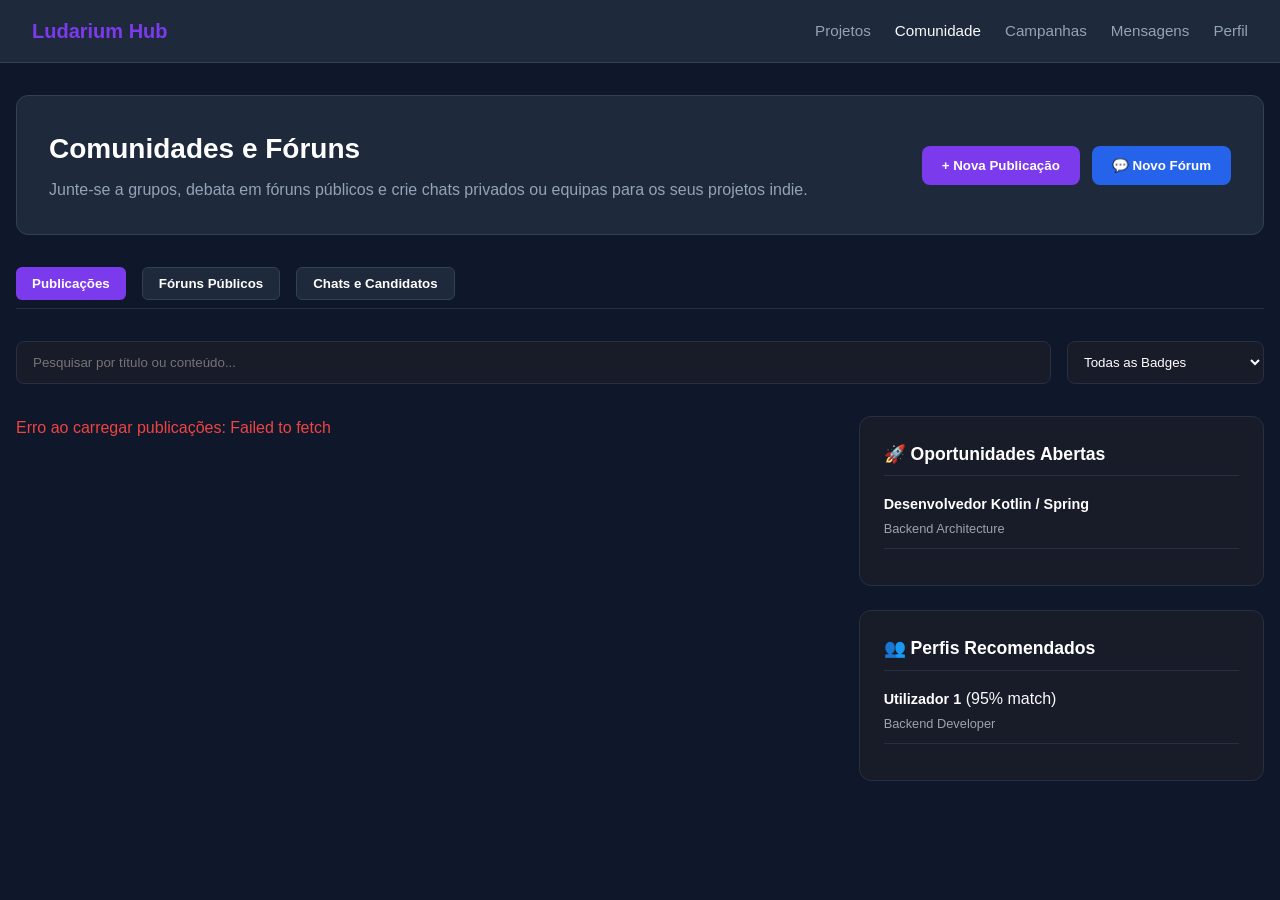
<file: services/servico-de-comunidade/frontend/community.html>
<!-- Caminho: frontend/community.html -->
<!DOCTYPE html>
<html lang="pt">
<head>
    <meta charset="UTF-8">
    <meta name="viewport" content="width=device-width, initial-scale=1.0">
    <title>Ludarium - Comunidades</title>
    <link rel="stylesheet" href="community.css">
</head>
<body>
    <header class="main-navbar">
        <div class="nav-container">
            <span class="nav-brand">Ludarium Hub</span>
            <ul class="nav-links">
                <li><a href="http://127.0.0.1:8081/frontend/home.html">Projetos</a></li>
                <li><a href="http://127.0.0.1:8002/frontend/community.html" class="active">Comunidade</a></li>
                <li><a href="http://127.0.0.1:8003/frontend/campanhas.html">Campanhas</a></li>
                <li><a href="http://127.0.0.1:8002/frontend/chat.html">Mensagens</a></li>
                <li><a href="http://127.0.0.1:8004/frontend/perfil.html">Perfil</a></li>
            </ul>
        </div>
    </header>

    <main class="container" style="max-width: 1400px;">
        <section class="hero-section">
            <div class="hero-text">
                <h1>Comunidades e Fóruns</h1>
                <p>Junte-se a grupos, debata em fóruns públicos e crie chats privados ou equipas para os seus projetos indie.</p>
            </div>
            <div style="display: flex; gap: 0.75rem; flex-wrap: wrap;">
                <button class="btn-primary" onclick="abrirModalPublicacao()">+ Nova Publicação</button>
                <button class="btn-primary" style="background: #2563eb;" onclick="abrirModalForum()">💬 Novo Fórum</button>

            </div>
        </section>

        <!-- Abas de Navegação (Feed, Fóruns, Chats e Candidatos) -->
        <div class="tabs-container" style="display: flex; gap: 1rem; margin-bottom: 2rem; border-bottom: 1px solid #2a2e43; padding-bottom: 0.5rem;">
            <button onclick="mudarAba('feed')" id="btn-aba-feed" class="btn-primary" style="background: #7c3aed; border: none; padding: 8px 16px; border-radius: 6px; cursor: pointer;">Publicações</button>
            <button onclick="mudarAba('foruns')" id="btn-aba-foruns" class="btn-primary" style="background: #1e293b; border: 1px solid #334155; padding: 8px 16px; border-radius: 6px; cursor: pointer;">Fóruns Públicos</button>
            <button onclick="mudarAba('grupos')" id="btn-aba-grupos" class="btn-primary" style="background: #1e293b; border: 1px solid #334155; padding: 8px 16px; border-radius: 6px; cursor: pointer;">Chats e Candidatos</button>
        </div>

        <!-- Secção 1: Feed de Publicações -->
        <div id="seccao-feed">
            <div class="filter-container" style="margin-bottom: 2rem; display: flex; gap: 1rem; flex-wrap: wrap;">
                <input type="text" id="input-pesquisa" placeholder="Pesquisar por título ou conteúdo..." oninput="filtrarPublicacoes()" style="flex: 1; background: #181b28; border: 1px solid #2a2e43; padding: 0.75rem 1rem; border-radius: 8px; color: white;">
                <select id="select-filtro-badge" onchange="filtrarPublicacoes()" style="background: #181b28; border: 1px solid #2a2e43; padding: 0.75rem; border-radius: 8px; color: white;">
                    <option value="">Todas as Badges</option>
                    <option value="PROCURANDO EQUIPE">PROCURANDO EQUIPE</option>
                    <option value="PEDIDO DE FEEDBACK">PEDIDO DE FEEDBACK</option>
                    <option value="DEVLOG">DEVLOG</option>
                </select>
            </div>

            <div class="content-layout">
                <div class="feed-container">
                    <div id="loading" class="loading">A carregar publicações...</div>
                    <div id="communities-grid" class="communities-grid"></div>
                </div>

                <aside class="sidebar">
                    <div class="sidebar-card">
                        <h3>🚀 Oportunidades Abertas</h3>
                        <div id="oportunidades-list">A carregar...</div>
                    </div>
                    <div class="sidebar-card">
                        <h3>👥 Perfis Recomendados</h3>
                        <div id="perfis-list">A carregar...</div>
                    </div>
                </aside>
            </div>
        </div>

        <!-- Secção 2: Fóruns Públicos (Chat Direto e Membros Online) -->
        <div id="seccao-foruns" style="display: none;">
            <div style="display: grid; grid-template-columns: 280px 1fr; gap: 1.5rem; height: calc(100vh - 220px);">
                <!-- Lista de Fóruns -->
                <div style="background: #181b28; border: 1px solid #2a2e43; border-radius: 12px; padding: 1rem; overflow-y: auto;">
                    <h3 style="color: white; font-size: 1rem; margin-bottom: 1rem;">💬 Fóruns Públicos</h3>
                    <div id="lista-foruns-sidebar">A carregar...</div>
                </div>

                <!-- Área de Membros e Chat Direto do Fórum Ativo -->
                <div style="background: #1e293b; border: 1px solid #2a2e43; border-radius: 12px; display: flex; flex-direction: column; overflow: hidden;">
                    <!-- Cabeçalho do Fórum -->
                    <div style="padding: 1.25rem; background: #181b28; border-bottom: 1px solid #2a2e43; display: flex; justify-content: space-between; align-items: center;">
                        <div>
                            <h3 id="forum-ativo-titulo" style="color: white; margin: 0; font-size: 1.1rem;">Selecione um fórum</h3>
                            <span id="forum-ativo-desc" style="color: #94a3b8; font-size: 0.85rem;"></span>
                        </div>
                        <div style="display: flex; gap: 0.5rem; align-items: center;">
                            <div id="forum-acoes-admin"></div>
                        </div>
                    </div>

                    <!-- Divisão: Membros Online à Esquerda / Chat do Fórum à Direita -->
                    <div style="display: grid; grid-template-columns: 280px 1fr; flex: 1; overflow: hidden;">
                        <!-- Lista de Membros Online -->
                        <div style="background: #121520; border-right: 1px solid #2a2e43; padding: 1rem; display: flex; flex-direction: column; gap: 0.75rem; overflow-y: auto;">
                            <h4 id="label-painel-lateral" style="color: white; font-size: 0.9rem; margin: 0;">🟢 Membros Online</h4>
                            <div id="lista-topicos-forum" style="display: flex; flex-direction: column; gap: 0.5rem; margin-top: 0.5rem;"></div>
                        </div>

                        <!-- Janela de Chat Direto do Fórum -->
                        <div style="display: flex; flex-direction: column; background: #1e293b; overflow: hidden;">
                            <div id="forum-chat-subtitulo" style="padding: 10px 1.5rem; background: #181b28; border-bottom: 1px solid #2a2e43; color: #2dd4bf; font-size: 0.85rem; font-weight: bold;">
                                Selecione um fórum ao lado para entrar no chat
                            </div>
                            <div id="forum-mensagens-container" style="flex: 1; padding: 1.5rem; overflow-y: auto; display: flex; flex-direction: column; gap: 1rem; color: #94a3b8; align-items: center; justify-content: center;">
                                <p>Nenhum fórum selecionado.</p>
                            </div>
                            <div id="forum-chat-input-area" style="padding: 1rem; background: #181b28; border-top: 1px solid #2a2e43; display: none; gap: 0.75rem;">
                                <input type="text" id="input-mensagem-forum" placeholder="Escreva a sua mensagem no chat do fórum..." onkeypress="verificarEnterForum(event)" style="flex: 1; background: #0f172a; border: 1px solid #2a2e43; padding: 10px 14px; border-radius: 8px; color: white; outline: none; font-size: 0.9rem;">
                                <button class="btn-primary" style="background: #7c3aed; padding: 10px 20px; border-radius: 8px; border: none; cursor: pointer;" onclick="enviarMensagemForumAtivo()">Enviar</button>
                            </div>
                        </div>
                    </div>
                </div>
            </div>
        </div>

        <!-- Secção 3: Chats e Candidatos (Duas Colunas Exatas) -->
        <div id="seccao-grupos" style="display: none;">
            <div style="margin-bottom: 1.5rem; background: #181b28; border: 1px solid #2a2e43; padding: 1rem 1.5rem; border-radius: 12px; display: flex; justify-content: space-between; align-items: center; flex-wrap: wrap; gap: 1rem;">
                <div>
                    <h2 id="titulo-campanha-ativa" style="color: white; font-size: 1.2rem; margin: 0;">Gerenciamento de Candidatos: Procuramos desenvolvedores Kotlin</h2>
                    <span style="color: #94a3b8; font-size: 0.85rem;">Utilizadores que clicam em "Quero Participar" aparecem automaticamente nesta listagem.</span>
                </div>
            </div>

            <div style="display: grid; grid-template-columns: 1.2fr 1fr; gap: 1.5rem; min-height: 550px;">
                <!-- Coluna Esquerda: Lista de Candidatos -->
                <div style="background: #181b28; border: 1px solid #2a2e43; border-radius: 12px; padding: 1.25rem; display: flex; flex-direction: column;">
                    <div style="display: flex; justify-content: space-between; align-items: center; margin-bottom: 1rem; gap: 1rem;">
                        <h3 id="contador-candidatos-titulo" style="color: white; font-size: 1rem; margin: 0;">Candidatos (0)</h3>
                        <input type="text" id="input-busca-candidatos" placeholder="Search..." oninput="filtrarCandidatosGestao()" style="background: #0f172a; border: 1px solid #2a2e43; padding: 6px 12px; border-radius: 6px; color: white; font-size: 0.85rem; width: 180px;">
                    </div>
                    <div id="lista-candidatos-gestao" style="flex: 1; overflow-y: auto; display: flex; flex-direction: column; gap: 0.6rem;">
                        <!-- Renderizado via JS -->
                    </div>
                </div>

                <!-- Coluna Direita: Grupos em Produção -->
                <div style="background: #181b28; border: 1px solid #2a2e43; border-radius: 12px; padding: 1.25rem; display: flex; flex-direction: column;">
                    <div style="display: flex; justify-content: space-between; align-items: center; margin-bottom: 1rem;">
                        <h3 style="color: white; font-size: 1rem; margin: 0;">Grupos em Produção</h3>
                        <span style="font-size: 0.8rem; color: #2dd4bf;">Equipas Ativas</span>
                    </div>
                    <div id="lista-grupos-producao" style="flex: 1; overflow-y: auto; display: flex; flex-direction: column; gap: 0.8rem;">
                        <!-- Renderizado via JS -->
                    </div>
                </div>
            </div>
        </div>
    </main>

    <!-- Modal de Chat Estilo WhatsApp / Equipa -->
    <div id="modal-chat-whatsapp" class="modal" style="display: none; position: fixed; top: 0; left: 0; width: 100%; height: 100%; background: rgba(0,0,0,0.8); justify-content: center; align-items: center; z-index: 1200;">
        <div style="background: #1e293b; width: 800px; height: 620px; border-radius: 12px; border: 1px solid #334155; display: flex; flex-direction: column; overflow: hidden;">
            <div style="padding: 1rem 1.5rem; background: #181b28; border-bottom: 1px solid #2a2e43; display: flex; justify-content: space-between; align-items: center;">
                <div style="display: flex; align-items: center; gap: 10px;">
                    <div id="chat-wa-avatar" style="width: 40px; height: 40px; background: #7c3aed; border-radius: 50%; display: flex; align-items: center; justify-content: center; font-weight: bold; color: white;">M</div>
                    <div>
                        <h4 id="chat-wa-nome" style="color: white; margin: 0; font-size: 1rem;">Nome do Utilizador</h4>
                        <span id="chat-wa-sub" style="color: #22c55e; font-size: 0.75rem;">Online</span>
                    </div>
                </div>
                <div style="display: flex; gap: 1rem; align-items: center;">
                    <button onclick="iniciarVideoChamadaModal()" style="background: transparent; border: none; color: white; cursor: pointer; font-size: 1.2rem;" title="Videochamada">📹</button>
                    <button onclick="iniciarChamadaVozModal()" style="background: transparent; border: none; color: white; cursor: pointer; font-size: 1.2rem;" title="Chamada de Voz">📞</button>
                    <span onclick="fecharModalChatWhatsapp()" style="cursor: pointer; font-size: 1.6rem; color: #94a3b8; margin-left: 10px;">&times;</span>
                </div>
            </div>
            <div id="chat-wa-mensagens" style="flex: 1; padding: 1.5rem; overflow-y: auto; display: flex; flex-direction: column; gap: 1rem; background: #1e293b; color: #94a3b8;"></div>
            <div style="padding: 1rem; background: #181b28; border-top: 1px solid #2a2e43; display: flex; gap: 0.75rem; align-items: center;">
                <input type="text" id="chat-wa-input" placeholder="Digite sua mensagem..." onkeypress="verificarEnterChatWhatsapp(event)" style="flex: 1; background: #0f172a; border: 1px solid #2a2e43; padding: 10px 14px; border-radius: 8px; color: white; font-size: 0.9rem; outline: none;">
                <button class="btn-primary" style="background: #7c3aed; padding: 10px 20px; border-radius: 8px;" onclick="enviarMensagemChatWhatsapp()">Enviar</button>
            </div>
        </div>
    </div>

    <!-- Modais Originais Mantidos Intactos -->
    <div id="modal-pub" class="modal" style="display: none; position: fixed; top: 0; left: 0; width: 100%; height: 100%; background: rgba(0,0,0,0.7); justify-content: center; align-items: center; z-index: 1000;">
        <div class="modal-content" style="background: #1e293b; padding: 2rem; border-radius: 12px; width: 450px; border: 1px solid #334155;">
            <span class="close" onclick="fecharModalPublicacao()" style="float: right; cursor: pointer; font-size: 1.5rem; color: #94a3b8;">&times;</span>
            <h2 style="margin-top: 0; margin-bottom: 1.5rem; color: white;">Criar Nova Publicação</h2>
            <form id="form-nova-pub" onsubmit="criarPublicacao(event)" style="display: flex; flex-direction: column; gap: 1rem;">
                <input type="text" id="pub-titulo" placeholder="Título da publicação" required style="padding: 10px; border-radius: 6px; border: 1px solid #475569; background: #0f172a; color: white;">
                <select id="pub-badge" style="padding: 10px; border-radius: 6px; border: 1px solid #475569; background: #0f172a; color: white;">
                    <option value="PROCURANDO EQUIPE">PROCURANDO EQUIPE</option>
                    <option value="PEDIDO DE FEEDBACK">PEDIDO DE FEEDBACK</option>
                    <option value="DEVLOG">DEVLOG</option>
                </select>
                <input type="text" id="pub-comunidade" placeholder="Nome da Comunidade (ex: Dev Indie Brasil)" required style="padding: 10px; border-radius: 6px; border: 1px solid #475569; background: #0f172a; color: white;">
                <textarea id="pub-conteudo" placeholder="Escreva o conteúdo..." rows="4" required style="padding: 10px; border-radius: 6px; border: 1px solid #475569; background: #0f172a; color: white; resize: vertical;"></textarea>
                <input type="text" id="pub-tags" placeholder="Tags separadas por vírgula (ex: godot, pixel art)" style="padding: 10px; border-radius: 6px; border: 1px solid #475569; background: #0f172a; color: white;">
                <button type="submit" class="btn-primary" style="background: #7c3aed; color: white; border: none; padding: 10px; border-radius: 6px; cursor: pointer; font-weight: bold;">Publicar</button>
            </form>
        </div>
    </div>

    <div id="modal-forum" class="modal" style="display: none; position: fixed; top: 0; left: 0; width: 100%; height: 100%; background: rgba(0,0,0,0.7); justify-content: center; align-items: center; z-index: 1000;">
        <div class="modal-content" style="background: #1e293b; padding: 2rem; border-radius: 12px; width: 450px; border: 1px solid #334155;">
            <span class="close" onclick="fecharModalForum()" style="float: right; cursor: pointer; font-size: 1.5rem; color: #94a3b8;">&times;</span>
            <h2 style="margin-top: 0; margin-bottom: 1.5rem; color: white;">Criar Novo Fórum Público</h2>
            <form id="form-novo-forum" onsubmit="criarForum(event)" style="display: flex; flex-direction: column; gap: 1rem;">
                <input type="text" id="forum-titulo" placeholder="Título do Fórum" required style="padding: 10px; border-radius: 6px; border: 1px solid #475569; background: #0f172a; color: white;">
                <input type="text" id="forum-categoria" placeholder="Categoria (ex: Game Design, Programação)" required style="padding: 10px; border-radius: 6px; border: 1px solid #475569; background: #0f172a; color: white;">
                <textarea id="forum-descricao" placeholder="Descrição do debate..." rows="3" required style="padding: 10px; border-radius: 6px; border: 1px solid #475569; background: #0f172a; color: white; resize: vertical;"></textarea>
                <button type="submit" class="btn-primary" style="background: #2563eb; color: white; border: none; padding: 10px; border-radius: 6px; cursor: pointer; font-weight: bold;">Criar Fórum</button>
            </form>
        </div>
    </div>

    <div id="modal-grupo" class="modal" style="display: none; position: fixed; top: 0; left: 0; width: 100%; height: 100%; background: rgba(0,0,0,0.7); justify-content: center; align-items: center; z-index: 1000;">
        <div class="modal-content" style="background: #1e293b; padding: 2rem; border-radius: 12px; width: 450px; border: 1px solid #334155;">
            <span class="close" onclick="fecharModalGrupo()" style="float: right; cursor: pointer; font-size: 1.5rem; color: #94a3b8;">&times;</span>
            <h2 style="margin-top: 0; margin-bottom: 1.5rem; color: white;">👥 Criar Chat Privado ou Equipa</h2>
            <form id="form-novo-grupo" onsubmit="criarGrupoPrivado(event)" style="display: flex; flex-direction: column; gap: 1rem;">
                <div>
                    <label style="color: #cbd5e1; font-size: 0.85rem; display: block; margin-bottom: 4px;">Tipo de Chat / Grupo:</label>
                    <select id="grupo-tipo" style="width: 100%; padding: 10px; border-radius: 6px; border: 1px solid #475569; background: #0f172a; color: white;">
                        <option value="privado">Chat Privado / Recrutamento (1 a 1 ou Direto)</option>
                        <option value="grupo">Equipa de Produção / Projeto</option>
                    </select>
                </div>
                <div>
                    <label style="color: #cbd5e1; font-size: 0.85rem; display: block; margin-bottom: 4px;">Título / Assunto (Obrigatório):</label>
                    <input type="text" id="grupo-nome" placeholder="Ex: Entrevista Artista 2D / Projeto Alpha" required style="width: 100%; padding: 10px; border-radius: 6px; border: 1px solid #475569; background: #0f172a; color: white;">
                </div>
                <div>
                    <label style="color: #cbd5e1; font-size: 0.85rem; display: block; margin-bottom: 4px;">Descrição:</label>
                    <textarea id="grupo-descricao" placeholder="Objetivo da conversa ou projeto..." rows="3" style="width: 100%; padding: 10px; border-radius: 6px; border: 1px solid #475569; background: #0f172a; color: white; resize: vertical;"></textarea>
                </div>
                <button type="submit" class="btn-primary" style="background: #0d9488; color: white; border: none; padding: 10px; border-radius: 6px; cursor: pointer; font-weight: bold; margin-top: 5px;">Criar Chat / Equipa</button>
            </form>
        </div>
    </div>

    <!-- Script de Gestão de Tokens e Navegação -->
    <script>
        (function() {
            const urlParams = new URLSearchParams(window.location.search);
            const tokenUrl = urlParams.get('token');
            if (tokenUrl) {
                localStorage.setItem('ludarium_token', tokenUrl);
                window.history.replaceState({}, document.title, window.location.pathname);
            }
        })();

        document.addEventListener("DOMContentLoaded", () => {
            const linksMenu = document.querySelectorAll('.nav-links a');
            linksMenu.forEach(link => {
                link.addEventListener('click', (e) => {
                    const token = localStorage.getItem('ludarium_token') || localStorage.getItem('access_token');
                    if (token) {
                        e.preventDefault();
                        try {
                            const urlDestino = new URL(link.href);
                            urlDestino.searchParams.set('token', token);
                            window.location.href = urlDestino.toString();
                        } catch (err) {
                            window.location.href = link.href;
                        }
                    }
                });
            });
        });

        function mudarAba(aba) {
            document.getElementById('seccao-feed').style.display = aba === 'feed' ? 'block' : 'none';
            document.getElementById('seccao-foruns').style.display = aba === 'foruns' ? 'block' : 'none';
            document.getElementById('seccao-grupos').style.display = aba === 'grupos' ? 'block' : 'none';

            document.getElementById('btn-aba-feed').style.background = aba === 'feed' ? '#7c3aed' : '#1e293b';
            document.getElementById('btn-aba-foruns').style.background = aba === 'foruns' ? '#7c3aed' : '#1e293b';
            document.getElementById('btn-aba-grupos').style.background = aba === 'grupos' ? '#7c3aed' : '#1e293b';

            if (aba === 'foruns' && typeof carregarForuns === 'function') carregarForuns();
            if (aba === 'grupos' && typeof carregarGestaoCandidatosEGrupos === 'function') carregarGestaoCandidatosEGrupos();
        }
    </script>

    <!-- Script Principal da Comunidade -->
    <script src="community.js"></script>
</body>
</html>
</file>
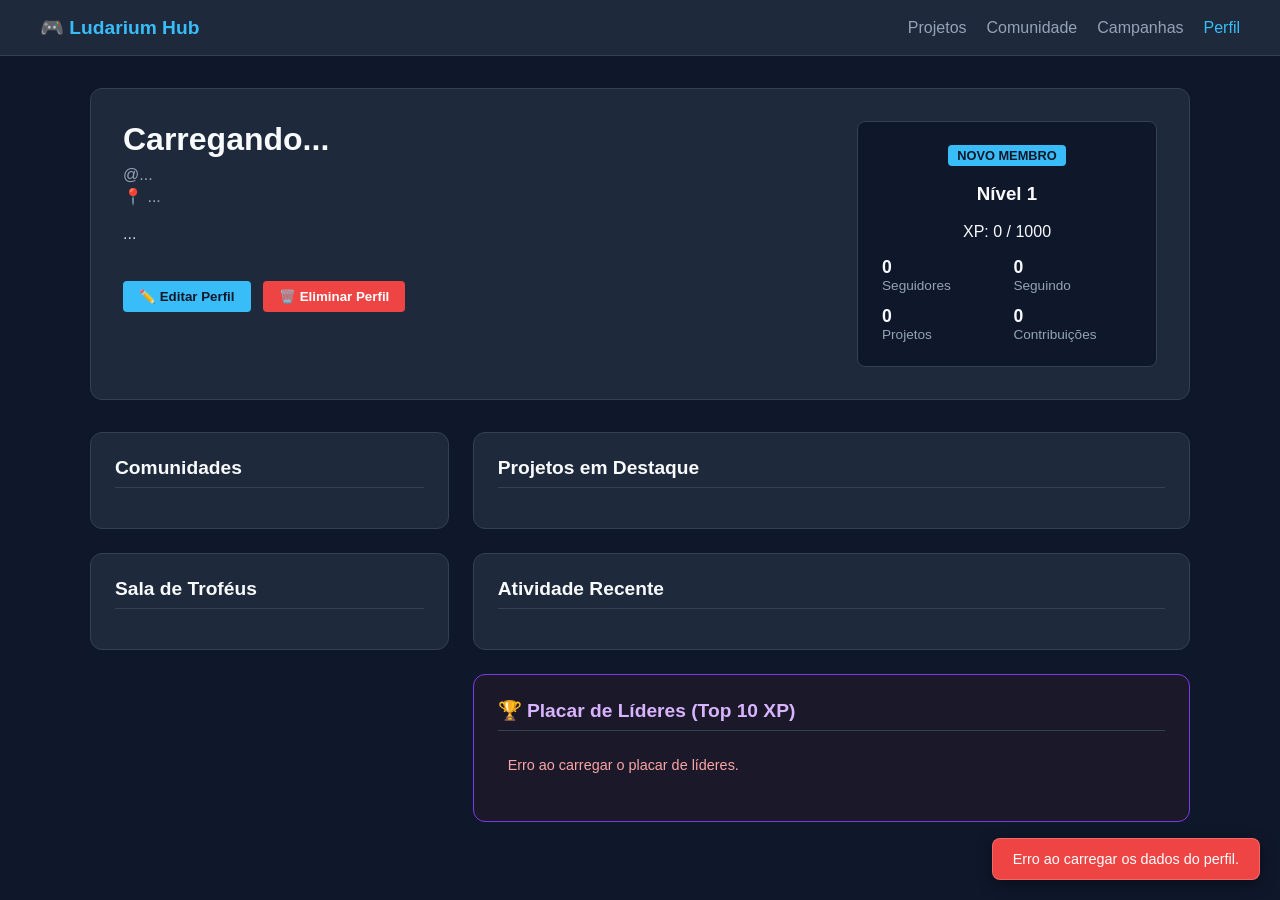
<file: services/servico-de-perfil/frontend/perfil.html>
<!DOCTYPE html>
<html lang="pt">
<head>
    <meta charset="UTF-8">
    <meta name="viewport" content="width=device-width, initial-scale=1.0">
    <title>Perfil do Utilizador - Ludarium</title>
    <link rel="stylesheet" href="perfil.css">
</head>
<body>
    <header class="navbar main-navbar">
        <div class="nav-container" style="display: flex; justify-content: space-between; align-items: center; width: 100%; max-width: 1200px; margin: 0 auto;">
            <div class="logo nav-brand">🎮 Ludarium Hub</div>
            <ul class="nav-links" style="list-style: none; display: flex; gap: 20px;">
                <li><a href="http://127.0.0.1:8081/frontend/home.html">Projetos</a></li>
                <li><a href="http://127.0.0.1:8002/frontend/community.html">Comunidade</a></li>
                <li><a href="http://127.0.0.1:8003/frontend/campanhas.html">Campanhas</a></li>
                <li><a href="http://127.0.0.1:8004/frontend/perfil.html" class="active">Perfil</a></li>
            </ul>
        </div>
    </header>

    <main class="profile-container">
        <!-- Cabeçalho do Perfil -->
        <section class="profile-header">
            <div class="profile-info">
                <h1 id="profile-name">Carregando...</h1>
                <p id="profile-arroba">@...</p>
                <p id="profile-location">📍 ...</p>
                <p id="profile-bio" class="bio">...</p>
                <div id="profile-links" class="links-list"></div>

                <!-- Botões de Ação: Editar e Eliminar Perfil -->
                <div style="margin-top: 1.2rem;">
                    <button onclick="toggleEditForm()" style="background: #38bdf8; color: #0f172a; border: none; padding: 0.5rem 1rem; border-radius: 4px; font-weight: bold; cursor: pointer;">✏️ Editar Perfil</button>
                    <button onclick="deletarPerfil()" style="background: #ef4444; color: #fff; border: none; padding: 0.5rem 1rem; border-radius: 4px; font-weight: bold; cursor: pointer; margin-left: 0.5rem;">🗑️ Eliminar Perfil</button>
                </div>

                <!-- Formulário de Edição Oculto Inicialmente -->
                <div id="edit-form-container" style="display: none; margin-top: 1.5rem; background: #0f172a; padding: 1rem; border-radius: 8px; border: 1px solid #334155;">
                    <h3 style="margin-top: 0; color: #38bdf8;">Atualizar Perfil</h3>
                    <form id="update-form">
                        <label style="display:block; margin-bottom:0.3rem; font-size:0.85rem; color:#94a3b8;">Nome:</label>
                        <input type="text" id="input-nome" style="width:100%; padding:0.5rem; margin-bottom:0.8rem; background:#1e293b; border:1px solid #334155; color:#fff; border-radius:4px;">
                        
                        <label style="display:block; margin-bottom:0.3rem; font-size:0.85rem; color:#94a3b8;">Arroba:</label>
                        <input type="text" id="input-arroba" style="width:100%; padding:0.5rem; margin-bottom:0.8rem; background:#1e293b; border:1px solid #334155; color:#fff; border-radius:4px;">

                        <label style="display:block; margin-bottom:0.3rem; font-size:0.85rem; color:#94a3b8;">Localização:</label>
                        <input type="text" id="input-localizacao" style="width:100%; padding:0.5rem; margin-bottom:0.8rem; background:#1e293b; border:1px solid #334155; color:#fff; border-radius:4px;">

                        <label style="display:block; margin-bottom:0.3rem; font-size:0.85rem; color:#94a3b8;">Biografia:</label>
                        <textarea id="input-biografia" rows="3" style="width:100%; padding:0.5rem; margin-bottom:0.8rem; background:#1e293b; border:1px solid #334155; color:#fff; border-radius:4px; resize: none;"></textarea>

                        <label style="display:block; margin-bottom:0.3rem; font-size:0.85rem; color:#94a3b8;">Link 1 (Ex: GitHub URL):</label>
                        <input type="text" id="input-link1-url" style="width:100%; padding:0.5rem; margin-bottom:0.8rem; background:#1e293b; border:1px solid #334155; color:#fff; border-radius:4px;">

                        <label style="display:block; margin-bottom:0.3rem; font-size:0.85rem; color:#94a3b8;">Link 2 (Ex: LinkedIn URL):</label>
                        <input type="text" id="input-link2-url" style="width:100%; padding:0.5rem; margin-bottom:0.8rem; background:#1e293b; border:1px solid #334155; color:#fff; border-radius:4px;">

                        <label style="display:block; margin-bottom:0.3rem; font-size:0.85rem; color:#94a3b8;">Link 3 (Ex: Website URL):</label>
                        <input type="text" id="input-link3-url" style="width:100%; padding:0.5rem; margin-bottom:0.8rem; background:#1e293b; border:1px solid #334155; color:#fff; border-radius:4px;">

                        <button type="submit" style="background: #22c55e; color: #fff; border: none; padding: 0.5rem 1rem; border-radius: 4px; font-weight: bold; cursor: pointer;">Guardar Alterações</button>
                        <button type="button" onclick="toggleEditForm()" style="background: #64748b; color: #fff; border: none; padding: 0.5rem 1rem; border-radius: 4px; font-weight: bold; cursor: pointer; margin-left: 0.5rem;">Cancelar</button>
                    </form>
                </div>
            </div>

            <div class="profile-stats-card">
                <span id="badge-funcao" class="badge">NOVO MEMBRO</span>
                <h3>Nível <span id="profile-level">1</span></h3>
                <p>XP: <span id="profile-xp">0</span> / <span id="profile-xp-next">1000</span></p>
                <div class="stats-grid">
                    <div><strong id="stat-seguidores">0</strong> Seguidores</div>
                    <div><strong id="stat-seguindo">0</strong> Seguindo</div>
                    <div><strong id="stat-projetos">0</strong> Projetos</div>
                    <div><strong id="stat-contribuicoes">0</strong> Contribuições</div>
                </div>
            </div>
        </section>

        <!-- Secções Dinâmicas -->
        <div class="profile-grid">
            <div class="column-left">
                <section class="card">
                    <h2>Comunidades</h2>
                    <ul id="comunidades-list"></ul>
                </section>
                <section class="card">
                    <h2>Sala de Troféus</h2>
                    <div id="trofeus-list"></div>
                </section>
            </div>
            <div class="column-right">
                <section class="card">
                    <h2>Projetos em Destaque</h2>
                    <div id="projetos-destaque-list"></div>
                </section>
                <section class="card">
                    <h2>Atividade Recente</h2>
                    <div id="atividades-list"></div>
                </section>

                <!-- Placar de Líderes Global integrado no HTML -->
                <section class="card" style="background: #1a1829; border: 1px solid #7c3aed; margin-top: 20px;">
                    <h2 style="color: #d8b4fe;">🏆 Placar de Líderes (Top 10 XP)</h2>
                    <div id="leaderboard-list">
                        <p style="color: #9ca3af; font-size: 0.9rem;">A carregar ranking...</p>
                    </div>
                </section>
            </div>
        </div>
    </main>

    <script src="perfil.js"></script>
</body>
</html>
</file>
<file: services/style.css>
/* ========================================== */
/* VARIÁVEIS GLOBAIS E RESET                   */
/* ========================================== */
:root {
    --bg-main: #0f0e17;
    --bg-card: #1a1829;
    --bg-surface: #2a2640;
    --accent: #7c3aed;
    --accent-hover: #6d28d9;
    --text-main: #fffffe;
    --text-muted: #a7a9be;
    --border: #3f3d56;
    --danger: #ef4444;
}

* {
    box-sizing: border-box;
    margin: 0;
    padding: 0;
    font-family: 'Segoe UI', Tahoma, Geneva, Verdana, sans-serif;
}

body {
    background-color: var(--bg-main);
    color: var(--text-main);
    min-height: 100vh;
}

/* ========================================== */
/* ECRÃ DE LOGIN / REGISTO                    */
/* ========================================== */
#loginScreen {
    display: flex;
    justify-content: center;
    align-items: center;
    min-height: 100vh;
    padding: 20px;
}

.login-container {
    display: grid;
    grid-template-columns: 1fr 450px;
    background: var(--bg-card);
    border: 1px solid var(--border);
    border-radius: 16px;
    width: 100%;
    max-width: 1100px;
    overflow: hidden;
    box-shadow: 0 10px 30px rgba(0, 0, 0, 0.5);
}

@media (max-width: 900px) {
    .login-container {
        grid-template-columns: 1fr;
    }
    .login-hero {
        display: none;
    }
}

.login-hero {
    padding: 50px;
    background: linear-gradient(135deg, #1e1b2e 0%, #0f0e17 100%);
    display: flex;
    flex-direction: column;
    justify-content: space-between;
    border-right: 1px solid var(--border);
}

.brand-header {
    font-size: 1.5rem;
    font-weight: bold;
    letter-spacing: 2px;
    color: var(--text-main);
    display: flex;
    align-items: center;
    gap: 10px;
}

.brand-header span {
    background: var(--accent);
    color: white;
    width: 35px;
    height: 35px;
    display: flex;
    align-items: center;
    justify-content: center;
    border-radius: 8px;
}

.login-tags-top {
    font-size: 0.8rem;
    color: var(--accent);
    letter-spacing: 1px;
    margin-bottom: 10px;
}

.login-hero h1 {
    font-size: 2.2rem;
    line-height: 1.2;
    margin-bottom: 15px;
}

.login-hero p {
    color: var(--text-muted);
    font-size: 0.95rem;
    line-height: 1.5;
}

.hero-stats {
    display: flex;
    gap: 30px;
    margin: 30px 0;
}

.stat-number {
    font-size: 1.5rem;
    font-weight: bold;
    color: var(--text-main);
}

.stat-label {
    font-size: 0.8rem;
    color: var(--text-muted);
}

.conquista-card {
    background: var(--bg-surface);
    border: 1px solid var(--border);
    padding: 15px;
    border-radius: 10px;
    display: flex;
    align-items: center;
    gap: 15px;
}

.conquista-icon {
    font-size: 1.8rem;
}

.conquista-title {
    font-size: 0.85rem;
    font-weight: bold;
}

.conquista-desc {
    font-size: 0.75rem;
    color: var(--text-muted);
}

/* Formulário de Login */
.login-card {
    padding: 40px;
    display: flex;
    flex-direction: column;
    justify-content: center;
}

.login-card h3 {
    font-size: 1.5rem;
    margin-bottom: 5px;
}

.login-card .subtitle {
    color: var(--text-muted);
    font-size: 0.85rem;
    margin-bottom: 25px;
}

.login-card label {
    font-size: 0.75rem;
    font-weight: bold;
    color: var(--text-muted);
    letter-spacing: 0.5px;
    margin-bottom: 6px;
    display: block;
}

.login-card input {
    width: 100%;
    padding: 12px 15px;
    background: var(--bg-main);
    border: 1px solid var(--border);
    border-radius: 8px;
    color: var(--text-main);
    font-size: 0.95rem;
    margin-bottom: 15px;
    outline: none;
    transition: border-color 0.2s;
}

.login-card input:focus {
    border-color: var(--accent);
}

.btn-primary {
    background: var(--accent);
    color: white;
    border: none;
    padding: 12px;
    border-radius: 8px;
    font-weight: bold;
    font-size: 0.95rem;
    cursor: pointer;
    transition: background 0.2s, transform 0.1s;
    width: 100%;
    margin-top: 10px;
}

.btn-primary:hover {
    background: var(--accent-hover);
}

.auth-toggle-box {
    text-align: center;
    margin-top: 20px;
    font-size: 0.85rem;
    color: var(--text-muted);
}

.auth-toggle-box a {
    color: var(--accent);
    text-decoration: none;
    font-weight: bold;
}

.demo-divider {
    text-align: center;
    border-bottom: 1px solid var(--border);
    line-height: 0.1em;
    margin: 25px 0 20px 0;
}

.demo-divider span {
    background: var(--bg-card);
    padding: 0 10px;
    color: var(--text-muted);
    font-size: 0.75rem;
}

.demo-profile-box {
    background: var(--bg-main);
    border: 1px solid var(--border);
    padding: 10px 15px;
    border-radius: 8px;
    display: flex;
    justify-content: space-between;
    align-items: center;
}

.profile-name {
    font-size: 0.85rem;
    font-weight: bold;
}

/* Sugestões de Utilizador Duplicado */
.suggestions-box {
    background: var(--bg-main);
    border: 1px solid var(--accent);
    padding: 10px;
    border-radius: 8px;
    margin-bottom: 15px;
}

.suggestions-title {
    font-size: 0.75rem;
    color: #f59e0b;
    margin-bottom: 8px;
}

.suggestions-list {
    display: flex;
    gap: 8px;
    flex-wrap: wrap;
}

.suggestion-chip {
    background: var(--bg-surface);
    border: 1px solid var(--border);
    padding: 4px 10px;
    border-radius: 6px;
    font-size: 0.8rem;
    cursor: pointer;
    color: var(--text-main);
    transition: background 0.2s;
}

.suggestion-chip:hover {
    background: var(--accent);
}

/* ========================================== */
/* BARRA DE NAVEGAÇÃO E DASHBOARD             */
/* ========================================== */
.navbar {
    background: var(--bg-card);
    border-bottom: 1px solid var(--border);
    padding: 15px 40px;
    display: flex;
    justify-content: space-between;
    align-items: center;
}

.nav-brand {
    font-weight: bold;
    font-size: 1.2rem;
    display: flex;
    align-items: center;
    gap: 10px;
}

.nav-brand span {
    background: var(--accent);
    color: white;
    width: 30px;
    height: 30px;
    display: flex;
    align-items: center;
    justify-content: center;
    border-radius: 6px;
}

.nav-links {
    display: flex;
    gap: 30px;
}

.nav-links a {
    color: var(--text-muted);
    text-decoration: none;
    font-size: 0.9rem;
    transition: color 0.2s;
}

.nav-links a.active, .nav-links a:hover {
    color: var(--text-main);
    font-weight: 500;
}

.nav-actions {
    display: flex;
    gap: 15px;
    align-items: center;
}

.btn-novo-projeto {
    background: var(--accent);
    color: white;
    border: none;
    padding: 8px 16px;
    border-radius: 6px;
    font-weight: bold;
    font-size: 0.85rem;
    cursor: pointer;
    display: flex;
    align-items: center;
    gap: 6px;
}

.btn-logout {
    background: transparent;
    border: 1px solid var(--border);
    color: var(--text-muted);
    padding: 8px 12px;
    border-radius: 6px;
    cursor: pointer;
    font-size: 0.85rem;
    transition: all 0.2s;
}

.btn-logout:hover {
    border-color: var(--danger);
    color: var(--danger);
}

.main-content {
    max-width: 1200px;
    margin: 40px auto;
    padding: 0 20px;
}

.section-title {
    font-size: 1.5rem;
    margin-bottom: 25px;
}

/* ========================================== */
/* GRELHA E CARTÕES DE PROJETOS               */
/* ========================================== */
.projects-grid {
    display: grid;
    grid-template-columns: repeat(auto-fill, minmax(280px, 1fr));
    gap: 25px;
}

.project-card {
    background: var(--bg-card);
    border: 1px solid var(--border);
    border-radius: 12px;
    overflow: hidden;
    transition: transform 0.2s, border-color 0.2s;
    display: flex;
    flex-direction: column;
}

.project-card:hover {
    transform: translateY(-4px);
    border-color: var(--accent);
}

.project-img-container {
    height: 160px;
    background: var(--bg-surface);
    cursor: pointer;
    overflow: hidden;
}

.project-img-container img {
    width: 100%;
    height: 100%;
    object-fit: cover;
    transition: transform 0.3s;
}

.project-card:hover .project-img-container img {
    transform: scale(1.05);
}

.project-info {
    padding: 20px;
    flex-grow: 1;
    cursor: pointer;
}

.project-studio {
    font-size: 0.75rem;
    color: var(--accent);
    text-transform: uppercase;
    letter-spacing: 0.5px;
    margin-bottom: 5px;
}

.project-title {
    font-size: 1.1rem;
    font-weight: bold;
    margin-bottom: 8px;
}

.project-desc {
    font-size: 0.85rem;
    color: var(--text-muted);
    line-height: 1.4;
    margin-bottom: 15px;
    display: -webkit-box;
    line-clamp: 2;
    -webkit-line-clamp: 2;
    -webkit-box-orient: vertical;
    overflow: hidden;
}

.progress-bar-bg {
    background: var(--bg-main);
    height: 6px;
    border-radius: 3px;
    overflow: hidden;
    margin-bottom: 15px;
}

.progress-bar-fill {
    background: var(--accent);
    height: 100%;
    border-radius: 3px;
}

.project-tags {
    display: flex;
    gap: 6px;
    flex-wrap: wrap;
}

.tag {
    background: var(--bg-surface);
    color: var(--text-muted);
    font-size: 0.7rem;
    padding: 3px 8px;
    border-radius: 4px;
}

/* Controlos de Autor e Admin no Cartão */
.project-author-actions {
    padding: 0 20px 20px 20px;
    display: flex;
    gap: 10px;
    flex-direction: column;
}

.btn-action-edit, .btn-action-delete {
    padding: 6px 12px;
    border-radius: 6px;
    font-size: 0.8rem;
    font-weight: bold;
    cursor: pointer;
    border: none;
    width: 100%;
}

.btn-action-edit {
    background: var(--bg-surface);
    color: var(--text-main);
    border: 1px solid var(--border);
}

.btn-action-delete {
    background: rgba(239, 68, 68, 0.15);
    color: #fca5a5;
}

/* ========================================== */
/* SANDBOX (PLAYER DE JOGOS)                  */
/* ========================================== */
#sandboxContainer {
    display: none;
    margin-top: 40px;
}

.sandbox-wrapper {
    background: var(--bg-card);
    border: 1px solid var(--border);
    border-radius: 12px;
    overflow: hidden;
    height: 500px;
    display: flex;
    flex-direction: column;
    position: relative;
}

#gameIframe {
    width: 100%;
    flex-grow: 1;
    border: none;
    background: #000;
}

.sandbox-controls {
    background: var(--bg-surface);
    border-top: 1px solid var(--border);
    padding: 10px 20px;
    display: flex;
    justify-content: space-between;
    align-items: center;
}

.sandbox-top-bar {
    display: flex;
    justify-content: space-between;
    align-items: center;
    background: #1a1829;
    padding: 8px 15px;
    border-bottom: 1px solid #7c3aed;
}

.sandbox-title {
    font-size: 0.9rem;
    font-weight: bold;
}

.sandbox-window-btns {
    display: flex;
    gap: 8px;
}

.win-btn {
    background: rgba(124, 58, 237, 0.2);
    border: 1px solid #7c3aed;
    color: #fff;
    width: 28px;
    height: 28px;
    border-radius: 4px;
    cursor: pointer;
    display: flex;
    align-items: center;
    justify-content: center;
    font-size: 0.85rem;
    transition: background 0.2s;
}

.win-btn:hover {
    border-color: var(--accent);
}

.sandbox-footer-bar {
    position: absolute;
    bottom: 10px;
    right: 20px;
    z-index: 10;
}

.volume-control-wrapper {
    display: flex;
    align-items: center;
    gap: 8px;
    background: rgba(15, 14, 23, 0.8);
    padding: 6px 12px;
    border-radius: 20px;
    border: 1px solid var(--border);
}

.volume-icon {
    cursor: pointer;
    font-size: 0.9rem;
}

.volume-slider {
    width: 80px;
    accent-color: var(--accent);
    cursor: pointer;
}

/* ========================================== */
/* MODAIS GERAIS                              */
/* ========================================== */
.modal-overlay {
    display: none;
    position: fixed;
    top: 0;
    left: 0;
    width: 100%;
    height: 100%;
    background: rgba(0, 0, 0, 0.75);
    z-index: 1000;
    justify-content: center;
    align-items: center;
    padding: 20px;
}

.modal-content {
    background: var(--bg-card);
    border: 1px solid var(--border);
    border-radius: 16px;
    width: 100%;
    max-width: 550px;
    padding: 30px;
    box-shadow: 0 15px 35px rgba(0,0,0,0.5);
}

.modal-header {
    display: flex;
    justify-content: space-between;
    align-items: flex-start;
    margin-bottom: 25px;
}

.modal-tag {
    font-size: 0.75rem;
    color: var(--accent);
    font-weight: bold;
    letter-spacing: 0.5px;
}

.modal-header h2 {
    font-size: 1.3rem;
    margin-top: 5px;
}

.close-modal-btn {
    background: none;
    border: none;
    color: var(--text-muted);
    font-size: 1.8rem;
    cursor: pointer;
    line-height: 1;
}

.close-modal-btn:hover {
    color: var(--text-main);
}

.modal-content label {
    font-size: 0.75rem;
    font-weight: bold;
    color: var(--text-muted);
    display: block;
    margin-bottom: 6px;
}

.modal-content input, .modal-content textarea {
    width: 100%;
    padding: 10px 14px;
    background: var(--bg-main);
    border: 1px solid var(--border);
    border-radius: 8px;
    color: var(--text-main);
    font-size: 0.9rem;
    margin-bottom: 15px;
    outline: none;
}

.modal-content input:focus, .modal-content textarea:focus {
    border-color: var(--accent);
}

.form-grid-2 {
    display: grid;
    grid-template-columns: 1fr 1fr;
    gap: 15px;
}

.checkbox-wrapper {
    display: flex;
    align-items: center;
    gap: 10px;
    margin-bottom: 20px;
    font-size: 0.85rem;
    color: var(--text-muted);
}

.checkbox-wrapper input {
    width: auto;
    margin-bottom: 0;
    cursor: pointer;
}
</file>
<file: services/project-service/home.frontend/home.css>
/* ========================================== */
/* VARIÁVEIS GLOBAIS E RESET                  */
/* ========================================== */
:root {
    --bg-main: #0f0e17;
    --bg-card: #1a1829;
    --bg-surface: #2a2640;
    --accent: #7c3aed;
    --accent-hover: #6d28d9;
    --text-main: #fffffe;
    --text-muted: #a7a9be;
    --border: #3f3d56;
    --danger: #ef4444;
}

* {
    box-sizing: border-box;
    margin: 0;
    padding: 0;
    font-family: 'Segoe UI', Tahoma, Geneva, Verdana, sans-serif;
}

body {
    background-color: var(--bg-main);
    color: var(--text-main);
    min-height: 100vh;
}

/* ========================================== */
/* BARRA DE NAVEGAÇÃO E DASHBOARD             */
/* ========================================== */
.navbar {
    background: var(--bg-card);
    border-bottom: 1px solid var(--border);
    padding: 15px 40px;
    display: flex;
    justify-content: space-between;
    align-items: center;
}

.nav-brand {
    font-weight: bold;
    font-size: 1.2rem;
    display: flex;
    align-items: center;
    gap: 10px;
}

.nav-brand span {
    background: var(--accent);
    color: white;
    width: 30px;
    height: 30px;
    display: flex;
    align-items: center;
    justify-content: center;
    border-radius: 6px;
}

.nav-links {
    display: flex;
    gap: 30px;
}

.nav-links a {
    color: var(--text-muted);
    text-decoration: none;
    font-size: 0.9rem;
    transition: color 0.2s;
}

.nav-links a.active, .nav-links a:hover {
    color: var(--text-main);
    font-weight: 500;
}

.nav-actions {
    display: flex;
    gap: 15px;
    align-items: center;
}

.btn-novo-projeto {
    background: var(--accent);
    color: white;
    border: none;
    padding: 8px 16px;
    border-radius: 6px;
    font-weight: bold;
    font-size: 0.85rem;
    cursor: pointer;
    display: flex;
    align-items: center;
    gap: 6px;
}

.btn-logout {
    background: transparent;
    border: 1px solid var(--border);
    color: var(--text-muted);
    padding: 8px 12px;
    border-radius: 6px;
    cursor: pointer;
    font-size: 0.85rem;
    transition: all 0.2s;
}

.btn-logout:hover {
    border-color: var(--danger);
    color: var(--danger);
}

.main-content {
    max-width: 1200px;
    margin: 40px auto;
    padding: 0 20px;
}

.section-title {
    font-size: 1.5rem;
    margin-bottom: 25px;
}

/* ========================================== */
/* GRELHA E CARTÕES DE PROJETOS               */
/* ========================================== */
.projects-grid {
    display: grid;
    grid-template-columns: repeat(auto-fill, minmax(280px, 1fr));
    gap: 25px;
}

.project-card {
    background: var(--bg-card);
    border: 1px solid var(--border);
    border-radius: 12px;
    overflow: hidden;
    transition: transform 0.2s, border-color 0.2s;
    display: flex;
    flex-direction: column;
}

.project-card:hover {
    transform: translateY(-4px);
    border-color: var(--accent);
}

.project-img-container {
    height: 160px;
    background: var(--bg-surface);
    cursor: pointer;
    overflow: hidden;
}

.project-img-container img {
    width: 100%;
    height: 100%;
    object-fit: cover;
    transition: transform 0.3s;
}

.project-card:hover .project-img-container img {
    transform: scale(1.05);
}

.project-info {
    padding: 20px;
    flex-grow: 1;
    cursor: pointer;
}

.project-studio {
    font-size: 0.75rem;
    color: var(--accent);
    text-transform: uppercase;
    letter-spacing: 0.5px;
    margin-bottom: 5px;
}

.project-title {
    font-size: 1.1rem;
    font-weight: bold;
    margin-bottom: 8px;
}

.project-desc {
    font-size: 0.85rem;
    color: var(--text-muted);
    line-height: 1.4;
    margin-bottom: 15px;
    display: -webkit-box;
    line-clamp: 2;
    -webkit-line-clamp: 2;
    -webkit-box-orient: vertical;
    overflow: hidden;
}

.progress-bar-bg {
    background: var(--bg-main);
    height: 6px;
    border-radius: 3px;
    overflow: hidden;
    margin-bottom: 15px;
}

.progress-bar-fill {
    background: var(--accent);
    height: 100%;
    border-radius: 3px;
}

.project-tags {
    display: flex;
    gap: 6px;
    flex-wrap: wrap;
}

.tag {
    background: var(--bg-surface);
    color: var(--text-muted);
    font-size: 0.7rem;
    padding: 3px 8px;
    border-radius: 4px;
}

/* Controlos de Autor e Admin no Cartão */
.project-author-actions {
    padding: 0 20px 20px 20px;
    display: flex;
    gap: 10px;
    flex-direction: column;
}

.btn-action-edit, .btn-action-delete {
    padding: 6px 12px;
    border-radius: 6px;
    font-size: 0.8rem;
    font-weight: bold;
    cursor: pointer;
    border: none;
    width: 100%;
}

.btn-action-edit {
    background: var(--bg-surface);
    color: var(--text-main);
    border: 1px solid var(--border);
}

.btn-action-delete {
    background: rgba(239, 68, 68, 0.15);
    color: #fca5a5;
}

/* ========================================== */
/* SANDBOX (PLAYER DE JOGOS)                  */
/* ========================================== */
#sandboxContainer {
    display: none;
    margin-top: 40px;
}

.sandbox-wrapper {
    background: var(--bg-card);
    border: 1px solid var(--border);
    border-radius: 12px;
    overflow: hidden;
    height: 500px;
    display: flex;
    flex-direction: column;
    position: relative;
}

#gameIframe {
    width: 100%;
    flex-grow: 1;
    border: none;
    background: #000;
}

.sandbox-controls {
    background: var(--bg-surface);
    border-top: 1px solid var(--border);
    padding: 10px 20px;
    display: flex;
    justify-content: space-between;
    align-items: center;
}

.sandbox-top-bar {
    display: flex;
    justify-content: space-between;
    align-items: center;
    background: #1a1829;
    padding: 8px 15px;
    border-bottom: 1px solid #7c3aed;
}

.sandbox-title {
    font-size: 0.9rem;
    font-weight: bold;
}

.sandbox-window-btns {
    display: flex;
    gap: 8px;
}

.win-btn {
    background: rgba(124, 58, 237, 0.2);
    border: 1px solid #7c3aed;
    color: #fff;
    width: 28px;
    height: 28px;
    border-radius: 4px;
    cursor: pointer;
    display: flex;
    align-items: center;
    justify-content: center;
    font-size: 0.85rem;
    transition: background 0.2s;
}

.win-btn:hover {
    border-color: var(--accent);
}

.sandbox-footer-bar {
    position: absolute;
    bottom: 10px;
    right: 20px;
    z-index: 10;
}

.volume-control-wrapper {
    display: flex;
    align-items: center;
    gap: 8px;
    background: rgba(15, 14, 23, 0.8);
    padding: 6px 12px;
    border-radius: 20px;
    border: 1px solid var(--border);
}

.volume-icon {
    cursor: pointer;
    font-size: 0.9rem;
}

.volume-slider {
    width: 80px;
    accent-color: var(--accent);
    cursor: pointer;
}

/* ========================================== */
/* MODAIS GERAIS                              */
/* ========================================== */
.modal-overlay {
    display: none;
    position: fixed;
    top: 0;
    left: 0;
    width: 100%;
    height: 100%;
    background: rgba(0, 0, 0, 0.75);
    z-index: 1000;
    justify-content: center;
    align-items: center;
    padding: 20px;
}

.modal-content {
    background: var(--bg-card);
    border: 1px solid var(--border);
    border-radius: 16px;
    width: 100%;
    max-width: 550px;
    padding: 30px;
    box-shadow: 0 15px 35px rgba(0,0,0,0.5);
}

.modal-header {
    display: flex;
    justify-content: space-between;
    align-items: flex-start;
    margin-bottom: 25px;
}

.modal-tag {
    font-size: 0.75rem;
    color: var(--accent);
    font-weight: bold;
    letter-spacing: 0.5px;
}

.modal-header h2 {
    font-size: 1.3rem;
    margin-top: 5px;
}

.close-modal-btn {
    background: none;
    border: none;
    color: var(--text-muted);
    font-size: 1.8rem;
    cursor: pointer;
    line-height: 1;
}

.close-modal-btn:hover {
    color: var(--text-main);
}

.modal-content label {
    font-size: 0.75rem;
    font-weight: bold;
    color: var(--text-muted);
    display: block;
    margin-bottom: 6px;
}

.modal-content input, .modal-content textarea {
    width: 100%;
    padding: 10px 14px;
    background: var(--bg-main);
    border: 1px solid var(--border);
    border-radius: 8px;
    color: var(--text-main);
    font-size: 0.9rem;
    margin-bottom: 15px;
    outline: none;
}

.modal-content input:focus, .modal-content textarea:focus {
    border-color: var(--accent);
}

.form-grid-2 {
    display: grid;
    grid-template-columns: 1fr 1fr;
    gap: 15px;
}

.checkbox-wrapper {
    display: flex;
    align-items: center;
    gap: 10px;
    margin-bottom: 20px;
    font-size: 0.85rem;
    color: var(--text-muted);
}

.checkbox-wrapper input {
    width: auto;
    margin-bottom: 0;
    cursor: pointer;
}
</file>
<file: services/project-service/home.frontend/login.css>
/* ========================================== */
/* VARIÁVEIS GLOBAIS E RESET                  */
/* ========================================== */
:root {
    --bg-main: #0f0e17;
    --bg-card: #1a1829;
    --bg-surface: #2a2640;
    --accent: #7c3aed;
    --accent-hover: #6d28d9;
    --text-main: #fffffe;
    --text-muted: #a7a9be;
    --border: #3f3d56;
    --danger: #ef4444;
}

* {
    box-sizing: border-box;
    margin: 0;
    padding: 0;
    font-family: 'Segoe UI', Tahoma, Geneva, Verdana, sans-serif;
}

body {
    background-color: var(--bg-main);
    color: var(--text-main);
    min-height: 100vh;
}

/* ========================================== */
/* ECRÃ DE LOGIN / REGISTO                    */
/* ========================================== */
#loginScreen {
    display: flex;
    justify-content: center;
    align-items: center;
    min-height: 100vh;
    padding: 20px;
}

.login-container {
    display: grid;
    grid-template-columns: 1fr 450px;
    background: var(--bg-card);
    border: 1px solid var(--border);
    border-radius: 16px;
    width: 100%;
    max-width: 1100px;
    overflow: hidden;
    box-shadow: 0 10px 30px rgba(0, 0, 0, 0.5);
}

@media (max-width: 900px) {
    .login-container {
        grid-template-columns: 1fr;
    }
    .login-hero {
        display: none;
    }
}

.login-hero {
    padding: 50px;
    background: linear-gradient(135deg, #1e1b2e 0%, #0f0e17 100%);
    display: flex;
    flex-direction: column;
    justify-content: space-between;
    border-right: 1px solid var(--border);
}

.brand-header {
    font-size: 1.5rem;
    font-weight: bold;
    letter-spacing: 2px;
    color: var(--text-main);
    display: flex;
    align-items: center;
    gap: 10px;
}

.brand-header span {
    background: var(--accent);
    color: white;
    width: 35px;
    height: 35px;
    display: flex;
    align-items: center;
    justify-content: center;
    border-radius: 8px;
}

.login-tags-top {
    font-size: 0.8rem;
    color: var(--accent);
    letter-spacing: 1px;
    margin-bottom: 10px;
}

.login-hero h1 {
    font-size: 2.2rem;
    line-height: 1.2;
    margin-bottom: 15px;
}

.login-hero p {
    color: var(--text-muted);
    font-size: 0.95rem;
    line-height: 1.5;
}

.hero-stats {
    display: flex;
    gap: 30px;
    margin: 30px 0;
}

.stat-number {
    font-size: 1.5rem;
    font-weight: bold;
    color: var(--text-main);
}

.stat-label {
    font-size: 0.8rem;
    color: var(--text-muted);
}

.conquista-card {
    background: var(--bg-surface);
    border: 1px solid var(--border);
    padding: 15px;
    border-radius: 10px;
    display: flex;
    align-items: center;
    gap: 15px;
}

.conquista-icon {
    font-size: 1.8rem;
}

.conquista-title {
    font-size: 0.85rem;
    font-weight: bold;
}

.conquista-desc {
    font-size: 0.75rem;
    color: var(--text-muted);
}

/* Formulário de Login */
.login-card {
    padding: 40px;
    display: flex;
    flex-direction: column;
    justify-content: center;
}

.login-card h3 {
    font-size: 1.5rem;
    margin-bottom: 5px;
}

.login-card .subtitle {
    color: var(--text-muted);
    font-size: 0.85rem;
    margin-bottom: 25px;
}

.login-card label {
    font-size: 0.75rem;
    font-weight: bold;
    color: var(--text-muted);
    letter-spacing: 0.5px;
    margin-bottom: 6px;
    display: block;
}

.login-card input {
    width: 100%;
    padding: 12px 15px;
    background: var(--bg-main);
    border: 1px solid var(--border);
    border-radius: 8px;
    color: var(--text-main);
    font-size: 0.95rem;
    margin-bottom: 15px;
    outline: none;
    transition: border-color 0.2s;
}

.login-card input:focus {
    border-color: var(--accent);
}

.btn-primary {
    background: var(--accent);
    color: white;
    border: none;
    padding: 12px;
    border-radius: 8px;
    font-weight: bold;
    font-size: 0.95rem;
    cursor: pointer;
    transition: background 0.2s, transform 0.1s;
    width: 100%;
    margin-top: 10px;
}

.btn-primary:hover {
    background: var(--accent-hover);
}

.auth-toggle-box {
    text-align: center;
    margin-top: 20px;
    font-size: 0.85rem;
    color: var(--text-muted);
}

.auth-toggle-box a {
    color: var(--accent);
    text-decoration: none;
    font-weight: bold;
}

.demo-divider {
    text-align: center;
    border-bottom: 1px solid var(--border);
    line-height: 0.1em;
    margin: 25px 0 20px 0;
}

.demo-divider span {
    background: var(--bg-card);
    padding: 0 10px;
    color: var(--text-muted);
    font-size: 0.75rem;
}

.demo-profile-box {
    background: var(--bg-main);
    border: 1px solid var(--border);
    padding: 10px 15px;
    border-radius: 8px;
    display: flex;
    justify-content: space-between;
    align-items: center;
}

.profile-name {
    font-size: 0.85rem;
    font-weight: bold;
}

/* Sugestões de Utilizador Duplicado */
.suggestions-box {
    background: var(--bg-main);
    border: 1px solid var(--accent);
    padding: 10px;
    border-radius: 8px;
    margin-bottom: 15px;
}

.suggestions-title {
    font-size: 0.75rem;
    color: #f59e0b;
    margin-bottom: 8px;
}

.suggestions-list {
    display: flex;
    gap: 8px;
    flex-wrap: wrap;
}

.suggestion-chip {
    background: var(--bg-surface);
    border: 1px solid var(--border);
    padding: 4px 10px;
    border-radius: 6px;
    font-size: 0.8rem;
    cursor: pointer;
    color: var(--text-main);
    transition: background 0.2s;
}

.suggestion-chip:hover {
    background: var(--accent);
}
</file>
<file: services/servico-de-campanhas/frontend/style.css>
* {
    box-sizing: border-box;
    margin: 0;
    padding: 0;
    font-family: 'Segoe UI', Tahoma, Geneva, Verdana, sans-serif;
}

body {
    background-color: #f4f7f6;
    color: #333;
    padding: 20px;
    line-height: 1.5;
}

/* Estilos da Navbar Unificada */
.main-navbar {
    background-color: #2c3e50;
    color: white;
    padding: 12px 20px;
    margin-bottom: 25px;
    border-radius: 6px;
    box-shadow: 0 2px 4px rgba(0,0,0,0.1);
    max-width: 800px;
    margin-left: auto;
    margin-right: auto;
}

.nav-container {
    display: flex;
    justify-content: space-between;
    align-items: center;
}

.nav-brand {
    font-weight: bold;
    font-size: 1.1rem;
    color: #3498db;
}

.nav-links {
    list-style: none;
    display: flex;
    gap: 20px;
}

.nav-links a {
    color: #ecf0f1;
    text-decoration: none;
    font-size: 0.95rem;
    transition: color 0.2s ease;
}

.nav-links a:hover,
.nav-links a.active {
    color: #3498db;
    font-weight: bold;
}

.container {
    max-width: 800px;
    margin: 0 auto;
}

header {
    text-align: center;
    margin-bottom: 30px;
}

header h1 {
    color: #2c3e50;
    margin-bottom: 5px;
    font-size: 1.8rem;
}

header p {
    color: #7f8c8d;
}

.card {
    background: #ffffff;
    padding: 20px;
    border-radius: 8px;
    box-shadow: 0 4px 6px rgba(0, 0, 0, 0.05);
    margin-bottom: 20px;
    border: 1px solid rgba(0, 0, 0, 0.05);
}

.card h2 {
    margin-bottom: 15px;
    font-size: 1.2rem;
    color: #34495e;
    border-bottom: 2px solid #ecf0f1;
    padding-bottom: 8px;
}

.form-group {
    margin-bottom: 15px;
}

.form-group label {
    display: block;
    margin-bottom: 5px;
    font-weight: 600;
    font-size: 0.9rem;
    color: #2c3e50;
}

.form-group input,
.form-group textarea {
    width: 100%;
    padding: 10px 12px;
    border: 1px solid #bdc3c7;
    border-radius: 4px;
    font-size: 1rem;
    transition: border-color 0.2s ease, box-shadow 0.2s ease;
}

.form-group input:focus,
.form-group textarea:focus {
    outline: none;
    border-color: #3498db;
    box-shadow: 0 0 0 3px rgba(52, 152, 219, 0.15);
}

.form-group textarea {
    resize: vertical;
    height: 80px;
}

.btn {
    background-color: #3498db;
    color: white;
    border: none;
    padding: 10px 18px;
    font-size: 1rem;
    font-weight: 600;
    border-radius: 4px;
    cursor: pointer;
    transition: background-color 0.2s ease, transform 0.1s ease;
}

.btn:hover {
    background-color: #2980b9;
}

.btn:active {
    transform: translateY(1px);
}

.grid-list {
    display: flex;
    flex-direction: column;
    gap: 12px;
}

.campaign-item {
    background: #fdfdfd;
    padding: 16px;
    border-left: 4px solid #3498db;
    border-radius: 4px;
    border: 1px solid #eee;
    border-left-width: 4px;
    transition: transform 0.2s ease, box-shadow 0.2s ease;
}

.campaign-item:hover {
    transform: translateY(-2px);
    box-shadow: 0 4px 10px rgba(0, 0, 0, 0.05);
}

.campaign-item h3 {
    font-size: 1.1rem;
    color: #2c3e50;
}

.campaign-item p {
    color: #555;
    font-size: 0.95rem;
    margin-top: 5px;
}

.campaign-item span {
    font-weight: bold;
    color: #27ae60;
}

.loading {
    color: #7f8c8d;
    font-style: italic;
    text-align: center;
    padding: 20px;
}
</file>
<file: services/servico-de-comunidade/frontend/chat.css>
/* Caminho: frontend/chat.css */
* {
    box-sizing: border-box;
    margin: 0;
    padding: 0;
    font-family: 'Segoe UI', Tahoma, Geneva, Verdana, sans-serif;
}

body {
    background-color: #0f172a;
    color: #e2e8f0;
    min-height: 100vh;
}

/* Navbar Principal */
.main-navbar {
    background: #181b28;
    border-bottom: 1px solid #2a2e43;
    padding: 1rem 2rem;
    position: sticky;
    top: 0;
    z-index: 100;
}

.nav-container {
    max-width: 1300px;
    margin: 0 auto;
    display: flex;
    justify-content: space-between;
    align-items: center;
}

.nav-brand {
    font-size: 1.25rem;
    font-weight: bold;
    color: #ffffff;
}

.nav-links {
    list-style: none;
    display: flex;
    gap: 1.5rem;
}

.nav-links a {
    text-decoration: none;
    color: #94a3b8;
    font-size: 0.95rem;
    font-weight: 500;
    transition: color 0.2s;
}

.nav-links a:hover, .nav-links a.active {
    color: #ffffff;
}

/* Container Principal */
.container {
    max-width: 1300px;
    margin: 2rem auto;
    padding: 0 1rem;
}

/* Layout do Chat */
.chat-layout {
    display: flex;
    height: calc(100vh - 140px);
    background: #0f172a;
    border-radius: 12px;
    border: 1px solid #2a2e43;
    overflow: hidden;
    margin-top: 1rem;
    box-shadow: 0 4px 20px rgba(0, 0, 0, 0.3);
}

.chat-sidebar {
    width: 320px;
    border-right: 1px solid #2a2e43;
    display: flex;
    flex-direction: column;
    background: #181b28;
}

.chat-sidebar-header {
    padding: 1rem;
    border-bottom: 1px solid #2a2e43;
    display: flex;
    justify-content: space-between;
    align-items: center;
}

.chat-list {
    flex: 1;
    overflow-y: auto;
}

.chat-item {
    padding: 1rem;
    border-bottom: 1px solid #2a2e43;
    cursor: pointer;
    transition: background 0.2s;
}

.chat-item:hover, .chat-item.active {
    background: #252b42;
}

.chat-main {
    flex: 1;
    display: flex;
    flex-direction: column;
    background: #1e293b;
}

.chat-header {
    padding: 1rem;
    border-bottom: 1px solid #334155;
    background: #181b28;
    font-weight: bold;
    color: white;
    display: flex;
    align-items: center;
    gap: 10px;
}

.chat-messages {
    flex: 1;
    padding: 1.5rem;
    overflow-y: auto;
    display: flex;
    flex-direction: column;
    gap: 1rem;
}

.message-bubble {
    max-width: 65%;
    padding: 10px 14px;
    border-radius: 10px;
    font-size: 0.9rem;
    line-height: 1.4;
    color: white;
    word-break: break-word;
}

.message-bubble.incoming {
    background: #334155;
    align-self: flex-start;
    border-top-left-radius: 2px;
}

.message-bubble.outgoing {
    background: #7c3aed;
    align-self: flex-end;
    border-top-right-radius: 2px;
}

.chat-input-area {
    padding: 1rem;
    border-top: 1px solid #334155;
    background: #181b28;
    display: flex;
    gap: 0.75rem;
}

.chat-input-area input {
    flex: 1;
    background: #0f172a;
    border: 1px solid #2a2e43;
    padding: 10px 14px;
    border-radius: 8px;
    color: white;
    outline: none;
    font-size: 0.9rem;
}

.chat-input-area input:focus {
    border-color: #7c3aed;
}

/* Botões e Modais */
.btn-primary {
    background: #7c3aed;
    color: white;
    border: none;
    padding: 8px 16px;
    border-radius: 6px;
    cursor: pointer;
    font-weight: 500;
    transition: background 0.2s;
}

.btn-primary:hover {
    background: #6d28d9;
}

.modal {
    position: fixed;
    top: 0;
    left: 0;
    width: 100%;
    height: 100%;
    background: rgba(0, 0, 0, 0.7);
    display: flex;
    justify-content: center;
    align-items: center;
    z-index: 1000;
}

.modal-content {
    background: #1e293b;
    padding: 2rem;
    border-radius: 12px;
    width: 400px;
    border: 1px solid #334155;
    box-shadow: 0 10px 25px rgba(0,0,0,0.5);
}
</file>
<file: services/servico-de-comunidade/frontend/community.css>
/* ==========================================
   LUDARIUM - COMUNIDADE (COMMUNITY.CSS)
   ========================================== */
* {
    box-sizing: border-box;
    margin: 0;
    padding: 0;
}

body {
    background-color: #0f172a;
    color: #f8fafc;
    font-family: -apple-system, BlinkMacSystemFont, "Segoe UI", Roboto, Helvetica, Arial, sans-serif;
    line-height: 1.5;
}

/* Barra de Navegação */
.main-navbar {
    background-color: #1e293b;
    border-bottom: 1px solid #334155;
    position: sticky;
    top: 0;
    z-index: 1000;
}

.nav-container {
    max-width: 1400px;
    margin: 0 auto;
    display: flex;
    justify-content: space-between;
    align-items: center;
    padding: 1rem 2rem;
}

.nav-brand {
    font-weight: bold;
    font-size: 1.25rem;
    color: #7c3aed;
}

.nav-links {
    display: flex;
    list-style: none;
    gap: 1.5rem;
}

.nav-links a {
    color: #94a3b8;
    text-decoration: none;
    font-size: 0.95rem;
    transition: color 0.2s;
}

.nav-links a:hover,
.nav-links a.active {
    color: #f8fafc;
}

/* Contentor Principal */
.container {
    max-width: 1400px;
    margin: 0 auto;
    padding: 2rem 1rem;
}

/* Secção Hero */
.hero-section {
    display: flex;
    justify-content: space-between;
    align-items: center;
    margin-bottom: 2rem;
    background: #1e293b;
    padding: 2rem;
    border-radius: 12px;
    border: 1px solid #334155;
    flex-wrap: wrap;
    gap: 1rem;
}

.hero-text h1 {
    font-size: 1.75rem;
    margin-bottom: 0.5rem;
    color: white;
}

.hero-text p {
    color: #94a3b8;
}

/* Botões */
.btn-primary {
    background: #7c3aed;
    color: white;
    border: none;
    padding: 0.75rem 1.25rem;
    border-radius: 8px;
    cursor: pointer;
    font-weight: 600;
    transition: background 0.2s;
}

.btn-primary:hover {
    background: #6d28d9;
}

/* Layout de Conteúdo (Feed + Sidebar) */
.content-layout {
    display: grid;
    grid-template-columns: 2fr 1fr;
    gap: 2rem;
}

@media (max-width: 768px) {
    .content-layout {
        grid-template-columns: 1fr;
    }
    .hero-section {
        flex-direction: column;
        align-items: flex-start;
    }
    .whatsapp-container {
        grid-template-columns: 1fr !important;
        height: auto !important;
    }
}

/* Barras Laterais (Sidebar) */
.sidebar {
    display: flex;
    flex-direction: column;
    gap: 1.5rem;
}

.sidebar-card {
    background: #181b28;
    border: 1px solid #2a2e43;
    padding: 1.5rem;
    border-radius: 12px;
}

.sidebar-card h3 {
    font-size: 1.1rem;
    margin-bottom: 1rem;
    color: white;
    border-bottom: 1px solid #2a2e43;
    padding-bottom: 0.5rem;
}

/* Estilização de Scrollbars para Chat e Listas */
::-webkit-scrollbar {
    width: 6px;
    height: 6px;
}

::-webkit-scrollbar-track {
    background: #0f172a;
}

::-webkit-scrollbar-thumb {
    background: #334155;
    border-radius: 4px;
}

::-webkit-scrollbar-thumb:hover {
    background: #475569;
}

/* Modais */
.modal {
    display: none;
    position: fixed;
    top: 0;
    left: 0;
    width: 100%;
    height: 100%;
    background: rgba(0, 0, 0, 0.7);
    justify-content: center;
    align-items: center;
    z-index: 1000;
}

.modal-content {
    background: #1e293b;
    padding: 2rem;
    border-radius: 12px;
    width: 480px;
    max-width: 90%;
    border: 1px solid #334155;
    position: relative;
}

.modal-content h2 {
    margin-bottom: 1.5rem;
    color: white;
}

.modal-content form {
    display: flex;
    flex-direction: column;
    gap: 1rem;
}

.modal-content input,
.modal-content select,
.modal-content textarea {
    background: #0f172a;
    border: 1px solid #475569;
    padding: 10px;
    border-radius: 6px;
    color: white;
    font-size: 0.95rem;
    width: 100%;
}

.modal-content input:focus,
.modal-content textarea:focus,
.modal-content select:focus {
    outline: none;
    border-color: #7c3aed;
}

.close {
    float: right;
    cursor: pointer;
    font-size: 1.5rem;
    color: #94a3b8;
}

.close:hover {
    color: white;
}
</file>
<file: services/servico-de-perfil/frontend/perfil.css>
body {
    font-family: 'Segoe UI', Tahoma, Geneva, Verdana, sans-serif;
    background-color: #0f172a;
    color: #f8fafc;
    margin: 0;
    padding: 0;
}
.navbar {
    display: flex;
    justify-content: space-between;
    align-items: center;
    background-color: #1e293b;
    padding: 1rem 2rem;
    border-bottom: 1px solid #334155;
}
.logo { font-size: 1.2rem; font-weight: bold; color: #38bdf8; }
.nav-links { list-style: none; display: flex; gap: 1.5rem; margin: 0; }
.nav-links a { color: #94a3b8; text-decoration: none; font-weight: 500; }
.nav-links a.active, .nav-links a:hover { color: #38bdf8; }

.profile-container { max-width: 1100px; margin: 2rem auto; padding: 0 1rem; }
.profile-header {
    display: flex;
    justify-content: space-between;
    background: #1e293b;
    padding: 2rem;
    border-radius: 12px;
    border: 1px solid #334155;
    margin-bottom: 2rem;
}
.profile-info h1 { margin: 0 0 0.5rem 0; font-size: 2rem; }
.profile-info p { margin: 0.2rem 0; color: #94a3b8; }
.bio { margin-top: 1rem !important; color: #cbd5e1 !important; line-height: 1.5; }
.links-list { display: flex; gap: 1rem; margin-top: 1rem; }
.links-list a { color: #38bdf8; text-decoration: none; font-size: 0.9rem; }

.profile-stats-card {
    background: #0f172a;
    padding: 1.5rem;
    border-radius: 8px;
    border: 1px solid #334155;
    min-width: 250px;
    text-align: center;
}
.badge { background: #38bdf8; color: #0f172a; padding: 0.2rem 0.6rem; border-radius: 4px; font-weight: bold; font-size: 0.8rem; }
.stats-grid { display: grid; grid-template-columns: 1fr 1fr; gap: 0.8rem; margin-top: 1rem; font-size: 0.85rem; text-align: left; color: #94a3b8; }
.stats-grid strong { color: #f8fafc; display: block; font-size: 1.1rem; }

.profile-grid { display: grid; grid-template-columns: 1fr 2fr; gap: 1.5rem; }
.card { background: #1e293b; padding: 1.5rem; border-radius: 12px; border: 1px solid #334155; margin-bottom: 1.5rem; }
.card h2 { margin-top: 0; font-size: 1.2rem; border-bottom: 1px solid #334155; padding-bottom: 0.5rem; }
</file>
